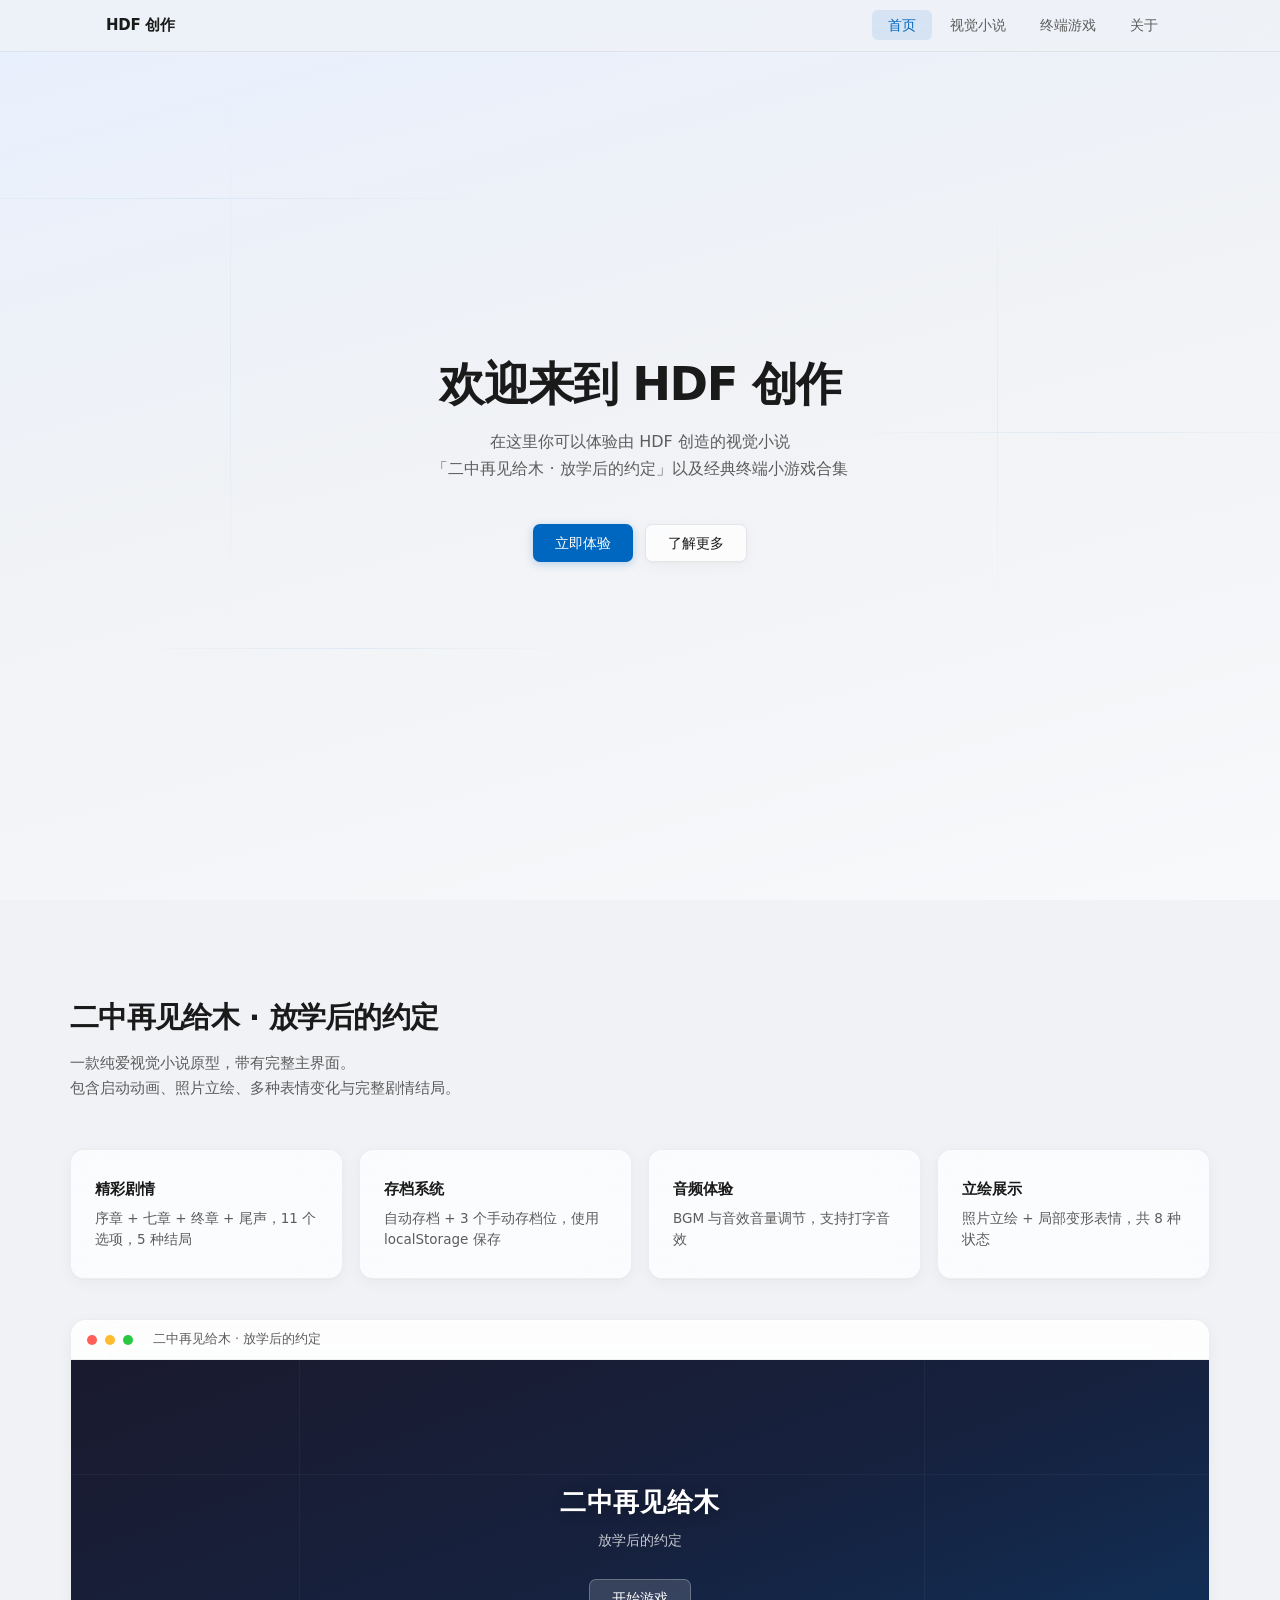
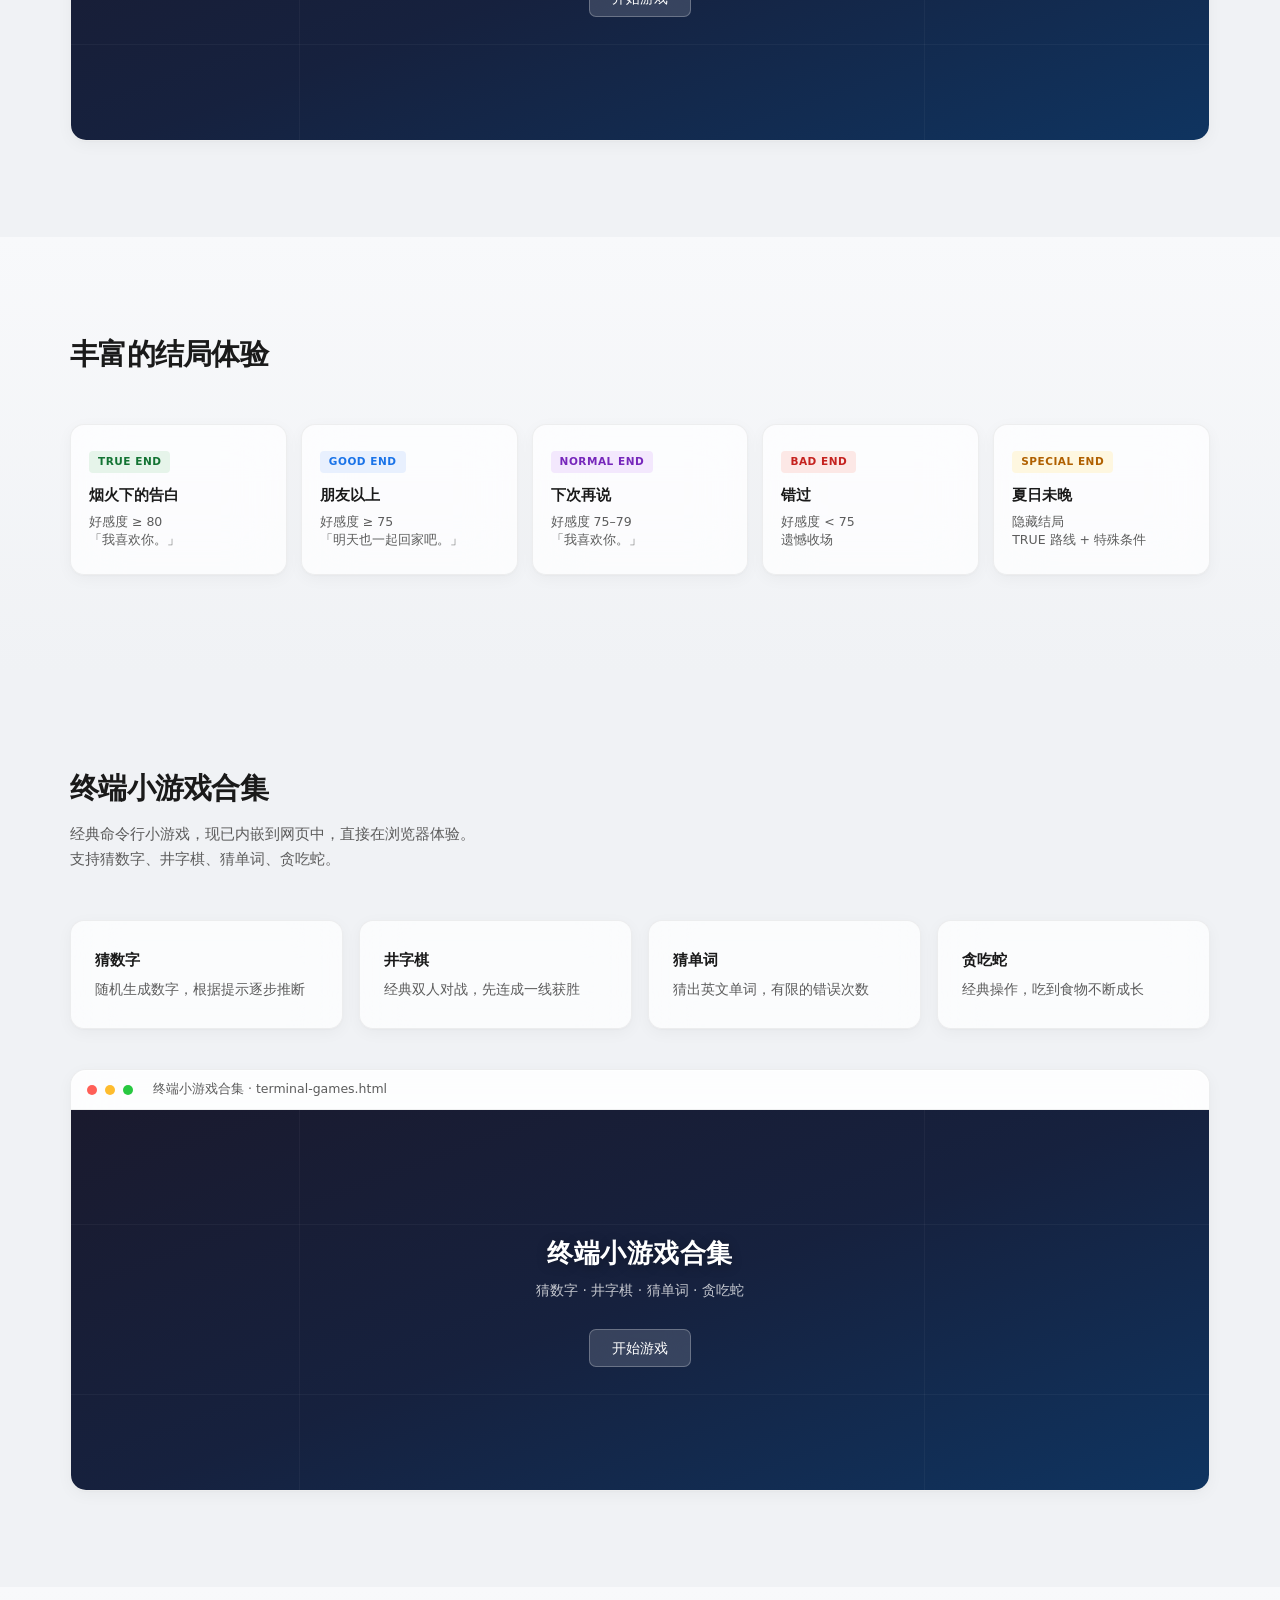
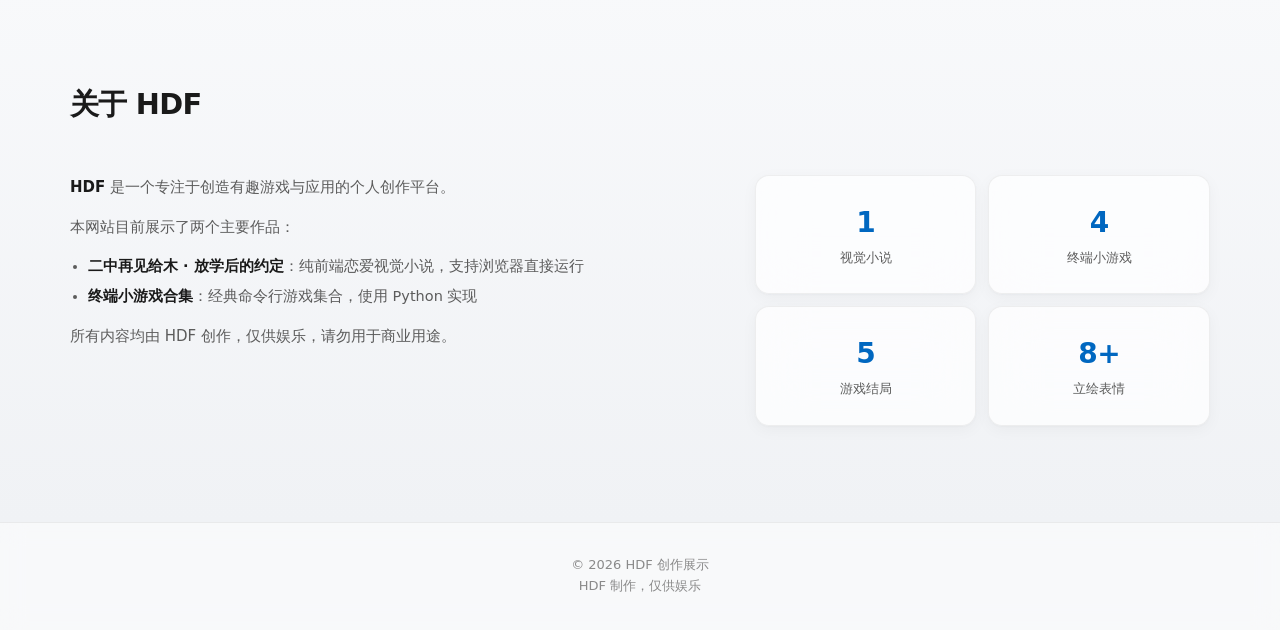
<file: index.html>
<!DOCTYPE html>
<html lang="zh-CN">
<head>
    <meta charset="UTF-8">
    <meta name="viewport" content="width=device-width, initial-scale=1.0">
    <title>HDF 创作 · 二中再见给木</title>
    <link rel="icon" type="image/svg+xml" href="favicon.svg?v=2">
    <style>
        :root {
            --win-bg: #f0f2f5;
            --win-surface: rgba(255, 255, 255, 0.72);
            --win-surface-solid: #ffffff;
            --win-border: rgba(0, 0, 0, 0.06);
            --win-border-strong: rgba(0, 0, 0, 0.09);
            --win-text: #1a1a1a;
            --win-text-secondary: #5c5c5c;
            --win-text-tertiary: #8a8a8a;
            --win-accent: #0067c0;
            --win-accent-hover: #005a9e;
            --win-shadow: 0 4px 16px rgba(0, 0, 0, 0.04), 0 1px 3px rgba(0, 0, 0, 0.03);
            --win-shadow-hover: 0 12px 32px rgba(0, 0, 0, 0.08), 0 4px 12px rgba(0, 0, 0, 0.04);
            --radius: 10px;
            --radius-lg: 14px;
            --glass: blur(24px) saturate(160%);
        }

        * {
            margin: 0;
            padding: 0;
            box-sizing: border-box;
        }

        html {
            scroll-behavior: smooth;
        }

        body {
            font-family: "Segoe UI Variable", "Segoe UI", system-ui, -apple-system, sans-serif;
            background: var(--win-bg);
            color: var(--win-text);
            line-height: 1.5;
            font-size: 15px;
            -webkit-font-smoothing: antialiased;
            overflow-x: hidden;
        }

        /* ========== 导航 ========== */
        .navbar {
            position: fixed;
            top: 0;
            left: 0;
            right: 0;
            height: 52px;
            background: rgba(240, 242, 245, 0.7);
            backdrop-filter: var(--glass);
            -webkit-backdrop-filter: var(--glass);
            border-bottom: 1px solid var(--win-border);
            z-index: 1000;
            display: flex;
            align-items: center;
        }

        .nav-container {
            width: 100%;
            max-width: 1140px;
            margin: 0 auto;
            padding: 0 36px;
            display: flex;
            align-items: center;
            justify-content: space-between;
        }

        .nav-logo {
            font-size: 15px;
            font-weight: 600;
            color: var(--win-text);
            text-decoration: none;
            letter-spacing: -0.02em;
        }

        .nav-menu {
            display: flex;
            list-style: none;
            gap: 2px;
        }

        .nav-link {
            color: var(--win-text-secondary);
            text-decoration: none;
            font-size: 13.5px;
            font-weight: 500;
            padding: 7px 16px;
            border-radius: 6px;
            transition: all 0.2s ease;
        }

        .nav-link:hover {
            background: rgba(0, 0, 0, 0.04);
            color: var(--win-text);
        }

        .nav-link.active {
            background: rgba(0, 103, 192, 0.1);
            color: var(--win-accent);
        }

        /* ========== Hero ========== */
        .hero {
            min-height: 100vh;
            display: flex;
            align-items: center;
            justify-content: center;
            padding: 120px 36px 100px;
            position: relative;
            overflow: hidden;
            background: linear-gradient(165deg, #e8f0fe 0%, #f0f2f5 45%, #f8f9fb 100%);
        }

        .hero-lines {
            position: absolute;
            inset: 0;
            pointer-events: none;
            overflow: hidden;
        }

        .hero-line {
            position: absolute;
            background: linear-gradient(90deg, transparent, rgba(0, 103, 192, 0.08), transparent);
            height: 1px;
        }

        .hero-line:nth-child(1) { top: 22%; left: -10%; width: 50%; animation: lineMove 18s linear infinite; }
        .hero-line:nth-child(2) { top: 48%; right: -5%; width: 40%; animation: lineMove 22s linear infinite reverse; }
        .hero-line:nth-child(3) { top: 72%; left: 10%; width: 35%; animation: lineMove 16s linear infinite; }

        .hero-vline {
            position: absolute;
            width: 1px;
            background: linear-gradient(180deg, transparent, rgba(0, 103, 192, 0.06), transparent);
        }

        .hero-vline:nth-child(4) { left: 18%; top: 10%; height: 60%; }
        .hero-vline:nth-child(5) { right: 22%; top: 20%; height: 50%; }

        @keyframes lineMove {
            0% { transform: translateX(-30px); opacity: 0.3; }
            50% { opacity: 0.7; }
            100% { transform: translateX(30px); opacity: 0.3; }
        }

        .hero-content {
            max-width: 660px;
            text-align: center;
            position: relative;
            z-index: 2;
        }

        .hero-title {
            font-size: clamp(2.1rem, 4.8vw, 2.9rem);
            font-weight: 600;
            letter-spacing: -0.03em;
            line-height: 1.15;
            margin-bottom: 18px;
            color: var(--win-text);
            opacity: 0;
            transform: translateY(24px);
            animation: fadeUp 0.9s cubic-bezier(0.16, 1, 0.3, 1) 0.1s forwards;
        }

        .hero-text {
            font-size: 16px;
            color: var(--win-text-secondary);
            margin-bottom: 42px;
            line-height: 1.65;
            opacity: 0;
            transform: translateY(20px);
            animation: fadeUp 0.9s cubic-bezier(0.16, 1, 0.3, 1) 0.25s forwards;
        }

        .hero-btns {
            display: flex;
            gap: 12px;
            justify-content: center;
            flex-wrap: wrap;
            opacity: 0;
            transform: translateY(16px);
            animation: fadeUp 0.9s cubic-bezier(0.16, 1, 0.3, 1) 0.4s forwards;
        }

        @keyframes fadeUp {
            to {
                opacity: 1;
                transform: translateY(0);
            }
        }

        .btn {
            display: inline-flex;
            align-items: center;
            justify-content: center;
            height: 38px;
            padding: 0 22px;
            border-radius: 7px;
            font-size: 13.5px;
            font-weight: 500;
            text-decoration: none;
            transition: all 0.2s ease;
            border: none;
            cursor: pointer;
        }

        .btn-primary {
            background: var(--win-accent);
            color: #ffffff;
            box-shadow: 0 2px 8px rgba(0, 103, 192, 0.25);
        }

        .btn-primary:hover {
            background: var(--win-accent-hover);
            transform: translateY(-1px);
            box-shadow: 0 4px 14px rgba(0, 103, 192, 0.3);
        }

        .btn-secondary {
            background: var(--win-surface);
            backdrop-filter: var(--glass);
            -webkit-backdrop-filter: var(--glass);
            color: var(--win-text);
            border: 1px solid var(--win-border-strong);
            box-shadow: var(--win-shadow);
        }

        .btn-secondary:hover {
            background: rgba(255, 255, 255, 0.9);
            transform: translateY(-1px);
        }

        /* ========== 通用 Section ========== */
        .section {
            padding: 96px 36px;
            position: relative;
        }

        .section-alt {
            background: linear-gradient(180deg, #f8f9fb 0%, #f0f2f5 100%);
        }

        .container {
            max-width: 1140px;
            margin: 0 auto;
        }

        .section-header {
            margin-bottom: 48px;
            max-width: 540px;
        }

        .section-title {
            font-size: 1.8rem;
            font-weight: 600;
            letter-spacing: -0.025em;
            margin-bottom: 12px;
            color: var(--win-text);
        }

        .section-desc {
            font-size: 15px;
            color: var(--win-text-secondary);
            line-height: 1.65;
        }

        /* 入场动画类 */
        .reveal {
            opacity: 0;
            transform: translateY(28px);
            transition: opacity 0.7s cubic-bezier(0.16, 1, 0.3, 1), transform 0.7s cubic-bezier(0.16, 1, 0.3, 1);
        }

        .reveal.visible {
            opacity: 1;
            transform: translateY(0);
        }

        /* ========== 特性卡片 ========== */
        .features-grid {
            display: grid;
            grid-template-columns: repeat(4, 1fr);
            gap: 16px;
            margin-bottom: 40px;
        }

        .feature-card {
            background: var(--win-surface);
            backdrop-filter: var(--glass);
            -webkit-backdrop-filter: var(--glass);
            border: 1px solid var(--win-border);
            border-radius: var(--radius-lg);
            padding: 28px 24px;
            box-shadow: var(--win-shadow);
            transition: all 0.3s cubic-bezier(0.16, 1, 0.3, 1);
            position: relative;
            overflow: hidden;
        }

        .feature-card::before {
            content: "";
            position: absolute;
            top: 0;
            left: 0;
            right: 0;
            height: 1px;
            background: linear-gradient(90deg, transparent, rgba(0, 103, 192, 0.25), transparent);
            opacity: 0;
            transition: opacity 0.3s ease;
        }

        .feature-card:hover {
            box-shadow: var(--win-shadow-hover);
            transform: translateY(-4px);
            border-color: rgba(0, 103, 192, 0.15);
        }

        .feature-card:hover::before {
            opacity: 1;
        }

        .feature-card h3 {
            font-size: 15px;
            font-weight: 600;
            margin-bottom: 8px;
            color: var(--win-text);
        }

        .feature-card p {
            font-size: 13.5px;
            color: var(--win-text-secondary);
            line-height: 1.55;
        }

        /* ========== 游戏展示区 ========== */
        .game-showcase {
            background: var(--win-surface);
            backdrop-filter: var(--glass);
            -webkit-backdrop-filter: var(--glass);
            border: 1px solid var(--win-border);
            border-radius: 16px;
            box-shadow: var(--win-shadow);
            overflow: hidden;
            position: relative;
        }

        .game-showcase::after {
            content: "";
            position: absolute;
            inset: 0;
            border-radius: 16px;
            pointer-events: none;
            box-shadow: inset 0 1px 0 rgba(255, 255, 255, 0.6);
        }

        .game-window {
            display: flex;
            flex-direction: column;
        }

        .game-titlebar {
            height: 40px;
            background: rgba(255, 255, 255, 0.5);
            border-bottom: 1px solid var(--win-border);
            display: flex;
            align-items: center;
            padding: 0 16px;
            gap: 8px;
        }

        .game-dot {
            width: 10px;
            height: 10px;
            border-radius: 50%;
            background: #ddd;
        }

        .game-dot:nth-child(1) { background: #ff5f57; }
        .game-dot:nth-child(2) { background: #febc2e; }
        .game-dot:nth-child(3) { background: #28c840; }

        .game-titlebar span {
            margin-left: 12px;
            font-size: 12.5px;
            color: var(--win-text-secondary);
            font-weight: 500;
        }

        .game-body {
            min-height: 380px;
            display: flex;
            align-items: center;
            justify-content: center;
            background: linear-gradient(160deg, #1a1a2e 0%, #16213e 50%, #0f3460 100%);
            position: relative;
            overflow: hidden;
        }

        .game-body-content {
            text-align: center;
            color: #fff;
            position: relative;
            z-index: 2;
            padding: 40px;
        }

        .game-body-content h3 {
            font-size: 1.6rem;
            font-weight: 600;
            letter-spacing: 0.02em;
            margin-bottom: 8px;
            text-shadow: 0 2px 12px rgba(0, 0, 0, 0.3);
        }

        .game-body-content p {
            font-size: 14px;
            opacity: 0.75;
            margin-bottom: 28px;
        }

        .game-body-content .btn {
            background: rgba(255, 255, 255, 0.15);
            backdrop-filter: blur(12px);
            border: 1px solid rgba(255, 255, 255, 0.25);
            color: #fff;
        }

        .game-body-content .btn:hover {
            background: rgba(255, 255, 255, 0.25);
        }

        .game-deco {
            position: absolute;
            inset: 0;
            pointer-events: none;
        }

        .game-deco span {
            position: absolute;
            background: rgba(255, 255, 255, 0.04);
        }

        .game-deco span:nth-child(1) {
            width: 1px;
            height: 100%;
            left: 20%;
        }
        .game-deco span:nth-child(2) {
            width: 1px;
            height: 100%;
            right: 25%;
        }
        .game-deco span:nth-child(3) {
            height: 1px;
            width: 100%;
            top: 30%;
        }
        .game-deco span:nth-child(4) {
            height: 1px;
            width: 100%;
            bottom: 25%;
        }

        /* ========== 结局 ========== */
        .endings-grid {
            display: grid;
            grid-template-columns: repeat(5, 1fr);
            gap: 14px;
        }

        .ending-card {
            background: var(--win-surface);
            backdrop-filter: var(--glass);
            -webkit-backdrop-filter: var(--glass);
            border: 1px solid var(--win-border);
            border-radius: var(--radius-lg);
            padding: 24px 18px;
            box-shadow: var(--win-shadow);
            transition: all 0.3s ease;
        }

        .ending-card:hover {
            transform: translateY(-3px);
            box-shadow: var(--win-shadow-hover);
        }

        .ending-badge {
            display: inline-block;
            font-size: 10.5px;
            font-weight: 600;
            letter-spacing: 0.05em;
            padding: 3px 9px;
            border-radius: 4px;
            margin-bottom: 12px;
            text-transform: uppercase;
        }

        .ending-true   { background: #e6f4ea; color: #137333; }
        .ending-good   { background: #e8f0fe; color: #1a73e8; }
        .ending-normal { background: #f3e8fd; color: #7627bb; }
        .ending-bad    { background: #fce8e6; color: #c5221f; }
        .ending-special{ background: #fef7e0; color: #b06000; }

        .ending-card h3 {
            font-size: 14.5px;
            font-weight: 600;
            margin-bottom: 6px;
            color: var(--win-text);
        }

        .ending-card p {
            font-size: 12.5px;
            color: var(--win-text-secondary);
            line-height: 1.5;
        }

        /* ========== 终端游戏 ========== */
        .games-grid {
            display: grid;
            grid-template-columns: repeat(4, 1fr);
            gap: 16px;
        }

        .game-card {
            background: var(--win-surface);
            backdrop-filter: var(--glass);
            -webkit-backdrop-filter: var(--glass);
            border: 1px solid var(--win-border);
            border-radius: var(--radius-lg);
            padding: 28px 22px;
            box-shadow: var(--win-shadow);
            transition: all 0.3s ease;
        }

        .game-card:hover {
            transform: translateY(-3px);
            box-shadow: var(--win-shadow-hover);
        }

        .game-card h3 {
            font-size: 15px;
            font-weight: 600;
            margin-bottom: 4px;
            color: var(--win-text);
        }

        .game-card p {
            font-size: 13.5px;
            color: var(--win-text-secondary);
            margin-bottom: 16px;
        }

        .tag {
            display: inline-block;
            font-size: 11px;
            font-weight: 500;
            color: var(--win-accent);
            background: rgba(0, 103, 192, 0.08);
            padding: 3px 8px;
            border-radius: 4px;
        }

        /* ========== 关于 ========== */
        .about-grid {
            display: grid;
            grid-template-columns: 1.4fr 1fr;
            gap: 48px;
            align-items: start;
        }

        .about-text p {
            font-size: 15px;
            color: var(--win-text-secondary);
            margin-bottom: 16px;
            line-height: 1.65;
        }

        .about-text ul {
            margin: 16px 0 16px 18px;
            color: var(--win-text-secondary);
        }

        .about-text li {
            margin-bottom: 8px;
            font-size: 14.5px;
        }

        .about-text strong {
            color: var(--win-text);
            font-weight: 600;
        }

        .stats-grid {
            display: grid;
            grid-template-columns: 1fr 1fr;
            gap: 12px;
        }

        .stat-item {
            background: var(--win-surface);
            backdrop-filter: var(--glass);
            -webkit-backdrop-filter: var(--glass);
            border: 1px solid var(--win-border);
            border-radius: var(--radius-lg);
            padding: 26px 18px;
            box-shadow: var(--win-shadow);
            text-align: center;
            transition: all 0.3s ease;
        }

        .stat-item:hover {
            transform: translateY(-2px);
            box-shadow: var(--win-shadow-hover);
        }

        .stat-number {
            font-size: 28px;
            font-weight: 600;
            color: var(--win-accent);
            letter-spacing: -0.02em;
            margin-bottom: 4px;
        }

        .stat-label {
            font-size: 13px;
            color: var(--win-text-secondary);
        }

        /* ========== 页脚 ========== */
        .footer {
            border-top: 1px solid var(--win-border);
            padding: 32px 36px;
            text-align: center;
            background: rgba(255, 255, 255, 0.5);
            backdrop-filter: blur(12px);
        }

        .footer p {
            font-size: 13px;
            color: var(--win-text-tertiary);
            margin-bottom: 2px;
        }

        /* ========== 响应式 ========== */
        @media (max-width: 1000px) {
            .features-grid,
            .games-grid {
                grid-template-columns: repeat(2, 1fr);
            }
            .endings-grid {
                grid-template-columns: repeat(3, 1fr);
            }
            .about-grid {
                grid-template-columns: 1fr;
                gap: 36px;
            }
        }

        @media (max-width: 640px) {
            .nav-menu { display: none; }
            .features-grid,
            .games-grid,
            .endings-grid {
                grid-template-columns: 1fr;
            }
            .section { padding: 72px 20px; }
            .nav-container { padding: 0 20px; }
            .hero { padding: 110px 20px 80px; }
        }
    </style>
</head>
<body>
    <!-- 导航 -->
    <nav class="navbar">
        <div class="nav-container">
            <a href="#" class="nav-logo">HDF 创作</a>
            <ul class="nav-menu">
                <li><a href="#home" class="nav-link active">首页</a></li>
                <li><a href="#game" class="nav-link">视觉小说</a></li>
                <li><a href="#terminal" class="nav-link">终端游戏</a></li>
                <li><a href="#about" class="nav-link">关于</a></li>
            </ul>
        </div>
    </nav>

    <!-- Hero -->
    <section class="hero" id="home">
        <div class="hero-lines">
            <div class="hero-line"></div>
            <div class="hero-line"></div>
            <div class="hero-line"></div>
            <div class="hero-vline"></div>
            <div class="hero-vline"></div>
        </div>
        <div class="hero-content">
            <h1 class="hero-title">欢迎来到 HDF 创作</h1>
            <p class="hero-text">
                在这里你可以体验由 HDF 创造的视觉小说<br>
                「二中再见给木 · 放学后的约定」以及经典终端小游戏合集
            </p>
            <div class="hero-btns">
                <a href="#game" class="btn btn-primary">立即体验</a>
                <a href="#about" class="btn btn-secondary">了解更多</a>
            </div>
        </div>
    </section>

    <!-- 视觉小说 -->
    <section class="section" id="game">
        <div class="container">
            <div class="section-header reveal">
                <h2 class="section-title">二中再见给木 · 放学后的约定</h2>
                <p class="section-desc">
                    一款纯爱视觉小说原型，带有完整主界面。<br>
                    包含启动动画、照片立绘、多种表情变化与完整剧情结局。
                </p>
            </div>

            <div class="features-grid">
                <div class="feature-card reveal">
                    <h3>精彩剧情</h3>
                    <p>序章 + 七章 + 终章 + 尾声，11 个选项，5 种结局</p>
                </div>
                <div class="feature-card reveal">
                    <h3>存档系统</h3>
                    <p>自动存档 + 3 个手动存档位，使用 localStorage 保存</p>
                </div>
                <div class="feature-card reveal">
                    <h3>音频体验</h3>
                    <p>BGM 与音效音量调节，支持打字音效</p>
                </div>
                <div class="feature-card reveal">
                    <h3>立绘展示</h3>
                    <p>照片立绘 + 局部变形表情，共 8 种状态</p>
                </div>
            </div>

            <div class="game-showcase reveal">
                <div class="game-window">
                    <div class="game-titlebar">
                        <div class="game-dot"></div>
                        <div class="game-dot"></div>
                        <div class="game-dot"></div>
                        <span>二中再见给木 · 放学后的约定</span>
                    </div>
                    <div class="game-body">
                        <div class="game-deco">
                            <span></span><span></span><span></span><span></span>
                        </div>
                        <div class="game-body-content">
                            <h3>二中再见给木</h3>
                            <p>放学后的约定</p>
                            <a href="game/index.html" class="btn" target="_blank">开始游戏</a>
                        </div>
                    </div>
                </div>
            </div>
        </div>
    </section>

    <!-- 结局 -->
    <section class="section section-alt" id="endings">
        <div class="container">
            <div class="section-header reveal">
                <h2 class="section-title">丰富的结局体验</h2>
            </div>

            <div class="endings-grid">
                <div class="ending-card reveal">
                    <div class="ending-badge ending-true">True End</div>
                    <h3>烟火下的告白</h3>
                    <p>好感度 ≥ 80<br>「我喜欢你。」</p>
                </div>
                <div class="ending-card reveal">
                    <div class="ending-badge ending-good">Good End</div>
                    <h3>朋友以上</h3>
                    <p>好感度 ≥ 75<br>「明天也一起回家吧。」</p>
                </div>
                <div class="ending-card reveal">
                    <div class="ending-badge ending-normal">Normal End</div>
                    <h3>下次再说</h3>
                    <p>好感度 75–79<br>「我喜欢你。」</p>
                </div>
                <div class="ending-card reveal">
                    <div class="ending-badge ending-bad">Bad End</div>
                    <h3>错过</h3>
                    <p>好感度 &lt; 75<br>遗憾收场</p>
                </div>
                <div class="ending-card reveal">
                    <div class="ending-badge ending-special">Special End</div>
                    <h3>夏日未晚</h3>
                    <p>隐藏结局<br>TRUE 路线 + 特殊条件</p>
                </div>
            </div>
        </div>
    </section>

    <!-- 终端游戏 -->
    <section class="section" id="terminal">
        <div class="container">
            <div class="section-header reveal">
                <h2 class="section-title">终端小游戏合集</h2>
                <p class="section-desc">
                    经典命令行小游戏，现已内嵌到网页中，直接在浏览器体验。<br>
                    支持猜数字、井字棋、猜单词、贪吃蛇。
                </p>
            </div>

            <div class="features-grid">
                <div class="feature-card reveal">
                    <h3>猜数字</h3>
                    <p>随机生成数字，根据提示逐步推断</p>
                </div>
                <div class="feature-card reveal">
                    <h3>井字棋</h3>
                    <p>经典双人对战，先连成一线获胜</p>
                </div>
                <div class="feature-card reveal">
                    <h3>猜单词</h3>
                    <p>猜出英文单词，有限的错误次数</p>
                </div>
                <div class="feature-card reveal">
                    <h3>贪吃蛇</h3>
                    <p>经典操作，吃到食物不断成长</p>
                </div>
            </div>

            <div class="game-showcase reveal">
                <div class="game-window">
                    <div class="game-titlebar">
                        <div class="game-dot"></div>
                        <div class="game-dot"></div>
                        <div class="game-dot"></div>
                        <span>终端小游戏合集 · terminal-games.html</span>
                    </div>
                    <div class="game-body">
                        <div class="game-deco">
                            <span></span><span></span><span></span><span></span>
                        </div>
                        <div class="game-body-content">
                            <h3>终端小游戏合集</h3>
                            <p>猜数字 · 井字棋 · 猜单词 · 贪吃蛇</p>
                            <a href="terminal-games.html" class="btn" target="_blank">开始游戏</a>
                        </div>
                    </div>
                </div>
            </div>
        </div>
    </section>

    <!-- 关于 -->
    <section class="section section-alt" id="about">
        <div class="container">
            <div class="section-header reveal">
                <h2 class="section-title">关于 HDF</h2>
            </div>

            <div class="about-grid">
                <div class="about-text reveal">
                    <p><strong>HDF</strong> 是一个专注于创造有趣游戏与应用的个人创作平台。</p>
                    <p>本网站目前展示了两个主要作品：</p>
                    <ul>
                        <li><strong>二中再见给木 · 放学后的约定</strong>：纯前端恋爱视觉小说，支持浏览器直接运行</li>
                        <li><strong>终端小游戏合集</strong>：经典命令行游戏集合，使用 Python 实现</li>
                    </ul>
                    <p>所有内容均由 HDF 创作，仅供娱乐，请勿用于商业用途。</p>
                </div>
                <div class="stats-grid">
                    <div class="stat-item reveal">
                        <div class="stat-number">1</div>
                        <div class="stat-label">视觉小说</div>
                    </div>
                    <div class="stat-item reveal">
                        <div class="stat-number">4</div>
                        <div class="stat-label">终端小游戏</div>
                    </div>
                    <div class="stat-item reveal">
                        <div class="stat-number">5</div>
                        <div class="stat-label">游戏结局</div>
                    </div>
                    <div class="stat-item reveal">
                        <div class="stat-number">8+</div>
                        <div class="stat-label">立绘表情</div>
                    </div>
                </div>
            </div>
        </div>
    </section>

    <!-- 页脚 -->
    <footer class="footer">
        <p>© 2026 HDF 创作展示</p>
        <p>HDF 制作，仅供娱乐</p>
    </footer>

    <script>
        // 滚动入场动画
        const reveals = document.querySelectorAll('.reveal');
        const observer = new IntersectionObserver((entries) => {
            entries.forEach((entry, index) => {
                if (entry.isIntersecting) {
                    setTimeout(() => {
                        entry.target.classList.add('visible');
                    }, index * 60);
                    observer.unobserve(entry.target);
                }
            });
        }, { threshold: 0.12 });

        reveals.forEach(el => observer.observe(el));
    </script>
</body>
</html>
</file>
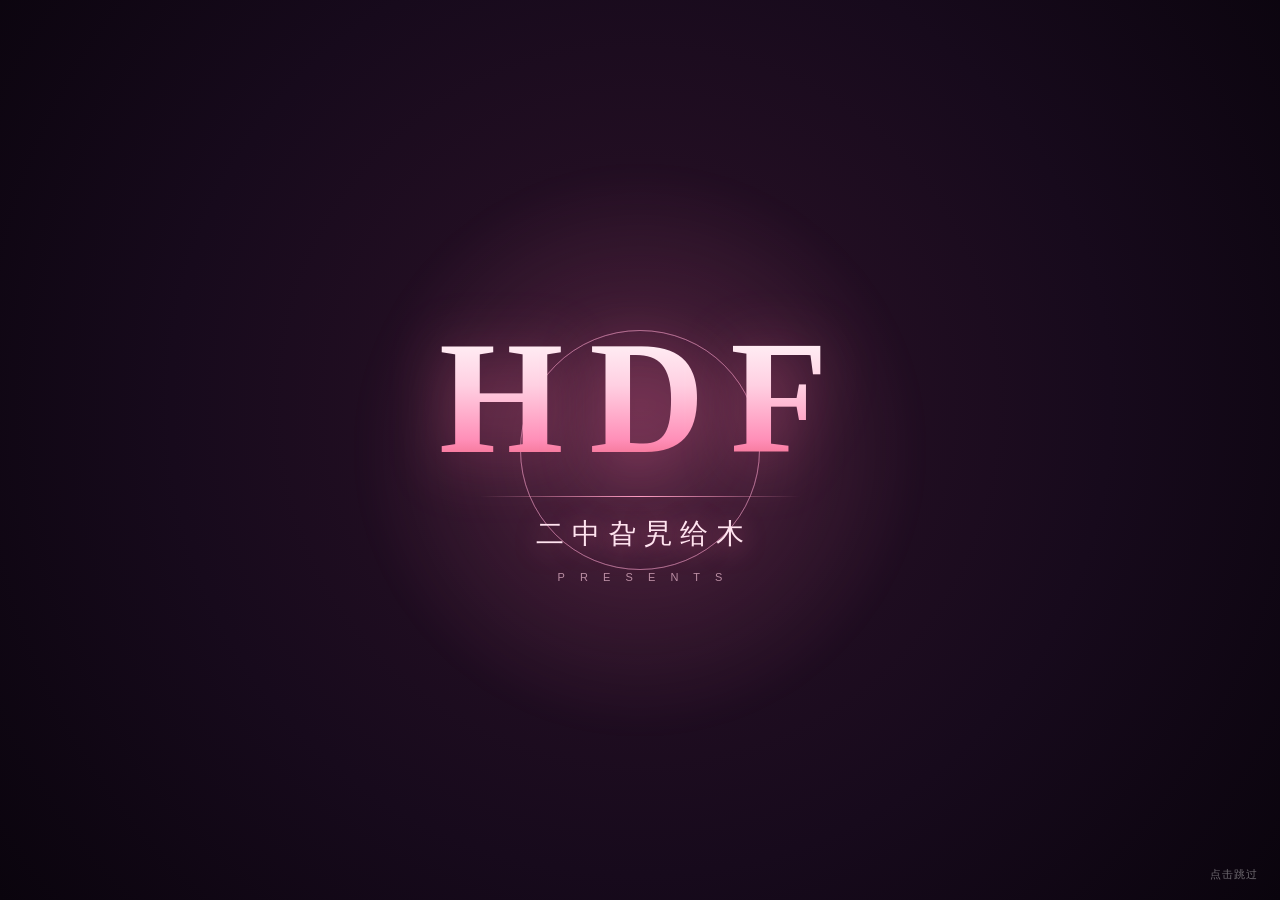
<file: game/index.html>
<!DOCTYPE html>
<html lang="zh-CN">
<head>
    <meta charset="UTF-8">
    <meta name="viewport" content="width=device-width, initial-scale=1, maximum-scale=1, user-scalable=no">
    <title>二中旮旯给木</title>
    <link rel="stylesheet" href="style.css">
</head>
<body>
    <div class="stage" id="stage" data-mode="title">
        <!-- 场景背景 -->
        <div class="bg bg-classroom active" data-bg="classroom" aria-hidden="true">
            <div class="cl-sun"></div>
            <div class="cl-board"></div>
            <div class="cl-windows"><span></span><span></span><span></span></div>
            <div class="cl-desk-row"></div>
            <div class="cl-dust"></div>
        </div>
        <div class="bg bg-corridor" data-bg="corridor" aria-hidden="true">
            <div class="cr-light"></div>
            <div class="cr-windows"><span></span><span></span><span></span><span></span></div>
            <div class="cr-doors"></div>
            <div class="cr-floor"></div>
        </div>
        <div class="bg bg-roof" data-bg="roof" aria-hidden="true">
            <div class="rf-sun"></div>
            <div class="rf-clouds"><i></i><i></i><i></i></div>
            <div class="rf-city"></div>
            <div class="rf-railing"></div>
        </div>
        <div class="bg bg-street" data-bg="street" aria-hidden="true">
            <div class="st-buildings"><i></i><i></i><i></i><i></i><i></i><i></i><i></i></div>
            <div class="st-lights"><i></i><i></i><i></i><i></i></div>
            <div class="st-road"></div>
        </div>
        <div class="bg bg-river" data-bg="river" aria-hidden="true">
            <div class="rv-water"></div>
            <div class="rv-bank"></div>
            <div class="rv-bridge"></div>
        </div>
        <div class="bg bg-festival" data-bg="festival" aria-hidden="true">
            <div class="fs-glow"></div>
            <div class="fs-lanterns">
                <i></i><i></i><i></i><i></i><i></i><i></i><i></i><i></i>
            </div>
            <div class="fs-stalls"></div>
            <div class="fs-crowd"></div>
        </div>
        <div class="bg bg-night" data-bg="night" aria-hidden="true">
            <div class="nt-stars"></div>
            <div class="nt-moon"></div>
            <div class="rf-city"></div>
        </div>

        <div class="bg-vignette" aria-hidden="true"></div>
        <div class="petals" id="petals" aria-hidden="true"></div>

        <!-- 女主角立绘 -->
        <div class="portrait" id="portrait" data-mood="normal" data-blink="0" aria-hidden="true">
            <div class="portrait-inner">
                <img class="portrait-img" src="heroine.png" alt="">
                <span class="fx fx-blush fx-blush-l"></span>
                <span class="fx fx-blush fx-blush-r"></span>
                <span class="fx fx-sparkle fx-sparkle-a">✨</span>
                <span class="fx fx-sparkle fx-sparkle-b">✨</span>
                <span class="fx fx-heart">💗</span>
                <span class="fx fx-sweat">💧</span>
                <span class="fx fx-anger">💢</span>
                <span class="fx fx-exclaim">❗</span>
                <span class="fx fx-note">♪</span>
            </div>
        </div>

        <!-- 视觉小说界面 -->
        <div class="vn" id="vn">
            <header class="topbar">
                <div class="topbar-left">
                    <span class="topbar-title">二中旮旯给木</span>
                    <div class="affection-meter" id="affectionMeter" title="好感度">
                        <span class="hp on">♥</span><span class="hp">♥</span><span class="hp">♥</span><span class="hp">♥</span><span class="hp">♥</span>
                        <span class="affection-num" id="affectionNum">10</span>
                        <span class="aff-delta" id="affDelta"></span>
                    </div>
                </div>
                <div class="topbar-btns">
                    <button id="menuBtn" class="pill" type="button">菜单</button>
                    <button id="logBtn" class="pill" type="button">记录</button>
                    <button id="autoBtn" class="pill" type="button">自动</button>
                    <button id="skipBtn" class="pill" type="button">快进</button>
                    <button id="muteBtn" class="icon-btn" type="button" title="音效开关" aria-label="音效开关">🔊</button>
                </div>
            </header>

            <div class="choices" id="choices"></div>

            <div class="dialogue" id="dialogueBox">
                <div class="namebox" id="namebox">操曾希</div>
                <div class="text" id="vnText"></div>
                <div class="next-hint" id="nextHint">▼</div>
            </div>
        </div>

        <!-- 章节标题 -->
        <div class="chapter-card" id="chapterCard" aria-hidden="true">
            <div class="chapter-line"></div>
            <div class="chapter-kicker" id="chapterKicker">序章</div>
            <div class="chapter-sub" id="chapterSub">放学后的教室</div>
            <div class="chapter-line"></div>
        </div>

        <!-- 主界面 -->
        <div class="overlay menu-screen active" id="mainMenu">
            <div class="menu-inner">
                <p class="menu-kicker">恋爱视觉小说</p>
                <h1 class="menu-logo">二中旮旯<span>给木</span></h1>
                <p class="menu-sub">放 学 后 的 约 定</p>
                <div class="menu-divider"></div>
                <nav class="menu-list">
                    <button class="menu-item" id="menuNew" type="button"><span>开始游戏</span><span class="en">NEW GAME</span></button>
                    <button class="menu-item" id="menuContinue" type="button"><span>继续游戏</span><span class="en">CONTINUE</span></button>
                    <button class="menu-item" id="menuLoad" type="button"><span>读取存档</span><span class="en">LOAD</span></button>
                    <button class="menu-item" id="menuSettings" type="button"><span>设置</span><span class="en">CONFIG</span></button>
                    <button class="menu-item" id="menuGallery" type="button"><span>结局鉴赏</span><span class="en">GALLERY</span><span class="menu-badge" id="menuEndingBadge">0 / 5</span></button>
                    <button class="menu-item" id="menuAbout" type="button"><span>关于</span><span class="en">ABOUT</span></button>
                </nav>
            </div>
            <div class="menu-controls">
                <button id="menuMuteBtn" class="icon-btn" type="button" aria-label="音效开关">🔊</button>
                <button id="menuFullBtn" class="icon-btn" type="button" aria-label="全屏">⛶</button>
            </div>
            <div class="menu-footer">
                <span>v1.0 · HDF制作 · 仅供娱乐</span>
                <span>点击 / 空格推进 · Esc 菜单</span>
            </div>
        </div>

        <!-- 启动画面 -->
        <div class="splash" id="splash" role="dialog" aria-label="HDF 启动画面">
            <div class="splash-glow" aria-hidden="true"></div>
            <div class="splash-rings" aria-hidden="true"><i></i><i></i></div>
            <div class="splash-inner">
                <div class="splash-letters" aria-label="HDF">
                    <span>H</span><span>D</span><span>F</span>
                </div>
                <div class="splash-line" aria-hidden="true"></div>
                <div class="splash-game">二中旮旯给木</div>
                <div class="splash-sub">P R E S E N T S</div>
            </div>
            <div class="splash-skip">点击跳过</div>
        </div>

        <!-- 游戏内菜单 -->
        <div class="overlay" id="gameMenu">
            <div class="modal-panel small">
                <header class="modal-head">
                    <span>菜单</span>
                    <button id="gameMenuClose" class="icon-btn" type="button" aria-label="关闭">×</button>
                </header>
                <div class="modal-body">
                    <div class="game-menu-buttons">
                        <button id="gmResume" class="gm-btn" type="button">返回游戏</button>
                        <button id="gmSave" class="gm-btn" type="button">保存进度</button>
                        <button id="gmLoad" class="gm-btn" type="button">读取进度</button>
                        <button id="gmSettings" class="gm-btn" type="button">设置</button>
                        <button id="gmTitle" class="gm-btn danger" type="button">回到标题</button>
                    </div>
                </div>
            </div>
        </div>

        <!-- 通用弹窗（存档 / 设置 / 鉴赏 / 关于） -->
        <div class="overlay modal-overlay" id="modalOverlay">
            <div class="modal-panel">
                <header class="modal-head">
                    <span id="modalTitle">设置</span>
                    <button id="modalClose" class="icon-btn" type="button" aria-label="关闭">×</button>
                </header>
                <div class="modal-body" id="modalBody"></div>
            </div>
        </div>

        <div class="toast" id="toast"></div>

        <!-- 结局 -->
        <div class="overlay" id="endingOverlay">
            <div class="ending-card">
                <p class="ending-label" id="eLabel">TRUE END</p>
                <h2 class="ending-title" id="eTitle">烟火下的告白</h2>
                <p class="ending-desc" id="eDesc">…</p>
                <div class="ending-stats">
                    <div><span>好感度</span><strong id="eAffection">0</strong></div>
                    <div><span>结局</span><strong id="eEnding">TRUE</strong></div>
                    <div><span>已解锁</span><strong id="eUnlocked">1 / 5</strong></div>
                </div>
                <div class="panel-actions">
                    <button class="btn btn-primary" id="playAgainBtn" type="button">再玩一次</button>
                    <button class="btn btn-ghost" id="toTitleBtn" type="button">回到标题</button>
                </div>
            </div>
        </div>

        <!-- 对话记录 -->
        <div class="overlay backlog-overlay" id="backlogOverlay">
            <div class="backlog-panel">
                <header class="backlog-head">
                    <span>对话记录</span>
                    <button id="logClose" class="icon-btn" type="button" aria-label="关闭">×</button>
                </header>
                <div class="backlog-list" id="backlogList"></div>
            </div>
        </div>
    </div>

    <script src="script.js"></script>
</body>
</html>
</file>
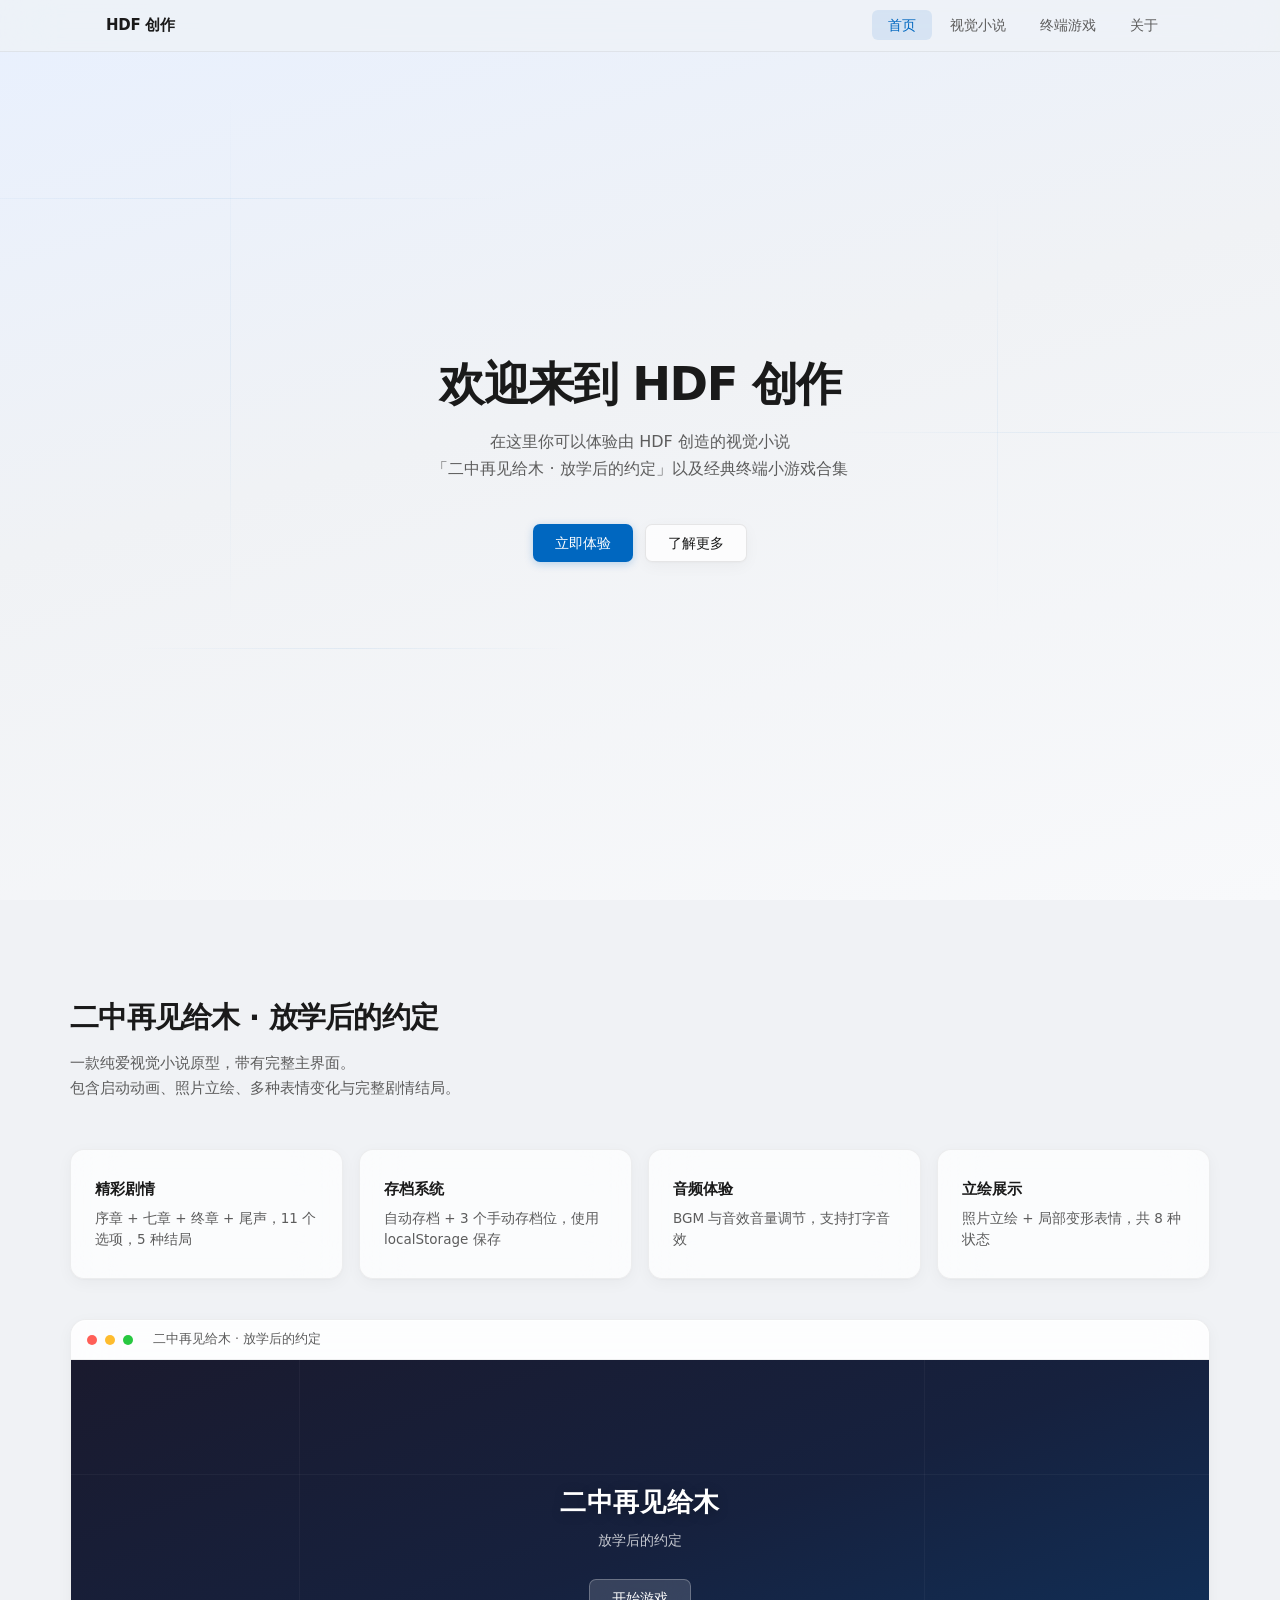
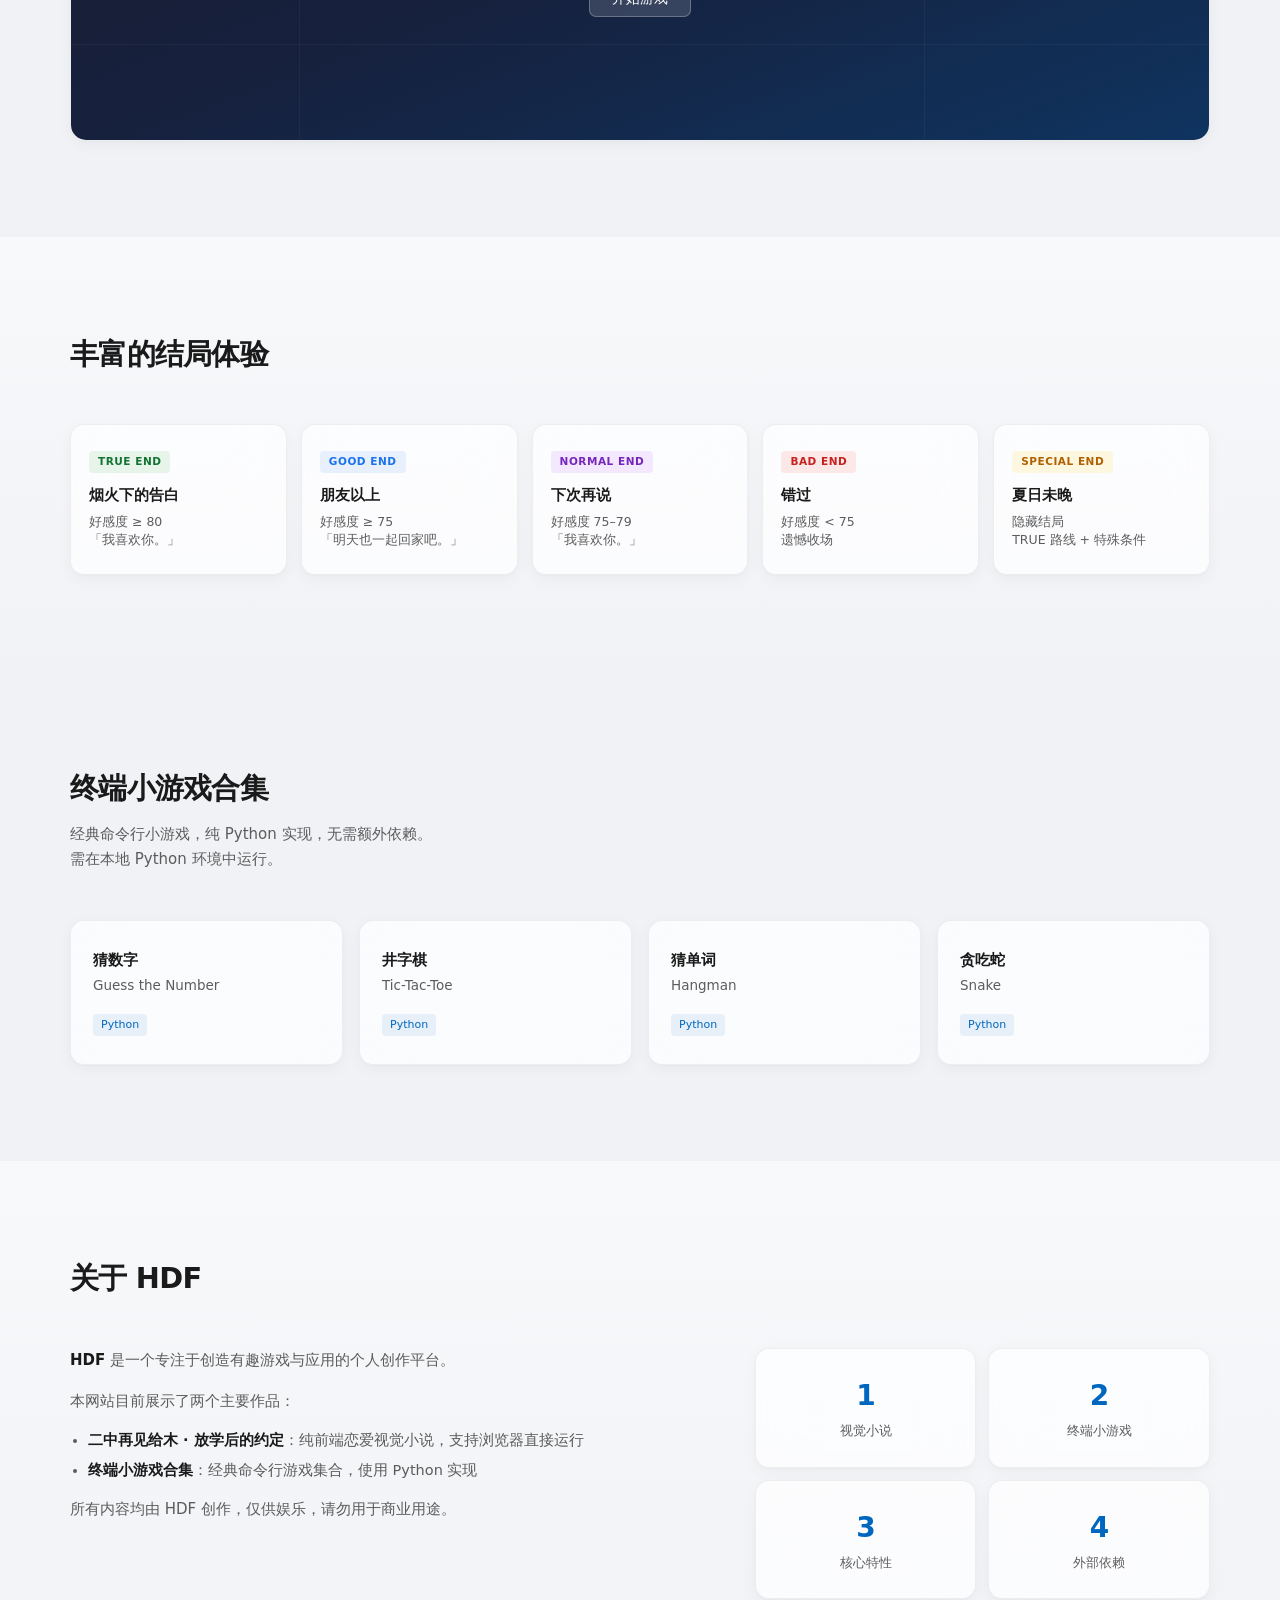
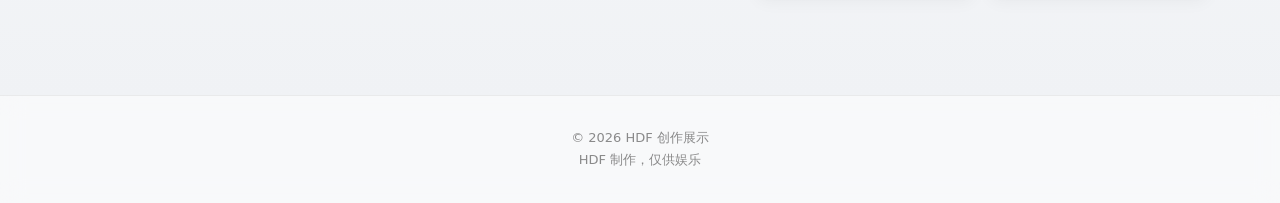
<file: HDF游戏网页.html>
<!DOCTYPE html>
<html lang="zh-CN">
<head>
    <meta charset="UTF-8">
    <meta name="viewport" content="width=device-width, initial-scale=1.0">
    <title>HDF 创作 · 二中再见给木</title>
    <style>
        :root {
            --win-bg: #f0f2f5;
            --win-surface: rgba(255, 255, 255, 0.72);
            --win-surface-solid: #ffffff;
            --win-border: rgba(0, 0, 0, 0.06);
            --win-border-strong: rgba(0, 0, 0, 0.09);
            --win-text: #1a1a1a;
            --win-text-secondary: #5c5c5c;
            --win-text-tertiary: #8a8a8a;
            --win-accent: #0067c0;
            --win-accent-hover: #005a9e;
            --win-shadow: 0 4px 16px rgba(0, 0, 0, 0.04), 0 1px 3px rgba(0, 0, 0, 0.03);
            --win-shadow-hover: 0 12px 32px rgba(0, 0, 0, 0.08), 0 4px 12px rgba(0, 0, 0, 0.04);
            --radius: 10px;
            --radius-lg: 14px;
            --glass: blur(24px) saturate(160%);
        }

        * {
            margin: 0;
            padding: 0;
            box-sizing: border-box;
        }

        html {
            scroll-behavior: smooth;
        }

        body {
            font-family: "Segoe UI Variable", "Segoe UI", system-ui, -apple-system, sans-serif;
            background: var(--win-bg);
            color: var(--win-text);
            line-height: 1.5;
            font-size: 15px;
            -webkit-font-smoothing: antialiased;
            overflow-x: hidden;
        }

        /* ========== 导航 ========== */
        .navbar {
            position: fixed;
            top: 0;
            left: 0;
            right: 0;
            height: 52px;
            background: rgba(240, 242, 245, 0.7);
            backdrop-filter: var(--glass);
            -webkit-backdrop-filter: var(--glass);
            border-bottom: 1px solid var(--win-border);
            z-index: 1000;
            display: flex;
            align-items: center;
        }

        .nav-container {
            width: 100%;
            max-width: 1140px;
            margin: 0 auto;
            padding: 0 36px;
            display: flex;
            align-items: center;
            justify-content: space-between;
        }

        .nav-logo {
            font-size: 15px;
            font-weight: 600;
            color: var(--win-text);
            text-decoration: none;
            letter-spacing: -0.02em;
        }

        .nav-menu {
            display: flex;
            list-style: none;
            gap: 2px;
        }

        .nav-link {
            color: var(--win-text-secondary);
            text-decoration: none;
            font-size: 13.5px;
            font-weight: 500;
            padding: 7px 16px;
            border-radius: 6px;
            transition: all 0.2s ease;
        }

        .nav-link:hover {
            background: rgba(0, 0, 0, 0.04);
            color: var(--win-text);
        }

        .nav-link.active {
            background: rgba(0, 103, 192, 0.1);
            color: var(--win-accent);
        }

        /* ========== Hero ========== */
        .hero {
            min-height: 100vh;
            display: flex;
            align-items: center;
            justify-content: center;
            padding: 120px 36px 100px;
            position: relative;
            overflow: hidden;
            background: linear-gradient(165deg, #e8f0fe 0%, #f0f2f5 45%, #f8f9fb 100%);
        }

        /* 装饰线条 */
        .hero-lines {
            position: absolute;
            inset: 0;
            pointer-events: none;
            overflow: hidden;
        }

        .hero-line {
            position: absolute;
            background: linear-gradient(90deg, transparent, rgba(0, 103, 192, 0.08), transparent);
            height: 1px;
        }

        .hero-line:nth-child(1) { top: 22%; left: -10%; width: 50%; animation: lineMove 18s linear infinite; }
        .hero-line:nth-child(2) { top: 48%; right: -5%; width: 40%; animation: lineMove 22s linear infinite reverse; }
        .hero-line:nth-child(3) { top: 72%; left: 10%; width: 35%; animation: lineMove 16s linear infinite; }

        .hero-vline {
            position: absolute;
            width: 1px;
            background: linear-gradient(180deg, transparent, rgba(0, 103, 192, 0.06), transparent);
        }

        .hero-vline:nth-child(4) { left: 18%; top: 10%; height: 60%; }
        .hero-vline:nth-child(5) { right: 22%; top: 20%; height: 50%; }

        @keyframes lineMove {
            0% { transform: translateX(-30px); opacity: 0.3; }
            50% { opacity: 0.7; }
            100% { transform: translateX(30px); opacity: 0.3; }
        }

        .hero-content {
            max-width: 660px;
            text-align: center;
            position: relative;
            z-index: 2;
        }

        .hero-title {
            font-size: clamp(2.1rem, 4.8vw, 2.9rem);
            font-weight: 600;
            letter-spacing: -0.03em;
            line-height: 1.15;
            margin-bottom: 18px;
            color: var(--win-text);
            opacity: 0;
            transform: translateY(24px);
            animation: fadeUp 0.9s cubic-bezier(0.16, 1, 0.3, 1) 0.1s forwards;
        }

        .hero-text {
            font-size: 16px;
            color: var(--win-text-secondary);
            margin-bottom: 42px;
            line-height: 1.65;
            opacity: 0;
            transform: translateY(20px);
            animation: fadeUp 0.9s cubic-bezier(0.16, 1, 0.3, 1) 0.25s forwards;
        }

        .hero-btns {
            display: flex;
            gap: 12px;
            justify-content: center;
            flex-wrap: wrap;
            opacity: 0;
            transform: translateY(16px);
            animation: fadeUp 0.9s cubic-bezier(0.16, 1, 0.3, 1) 0.4s forwards;
        }

        @keyframes fadeUp {
            to {
                opacity: 1;
                transform: translateY(0);
            }
        }

        .btn {
            display: inline-flex;
            align-items: center;
            justify-content: center;
            height: 38px;
            padding: 0 22px;
            border-radius: 7px;
            font-size: 13.5px;
            font-weight: 500;
            text-decoration: none;
            transition: all 0.2s ease;
            border: none;
            cursor: pointer;
        }

        .btn-primary {
            background: var(--win-accent);
            color: #ffffff;
            box-shadow: 0 2px 8px rgba(0, 103, 192, 0.25);
        }

        .btn-primary:hover {
            background: var(--win-accent-hover);
            transform: translateY(-1px);
            box-shadow: 0 4px 14px rgba(0, 103, 192, 0.3);
        }

        .btn-secondary {
            background: var(--win-surface);
            backdrop-filter: var(--glass);
            -webkit-backdrop-filter: var(--glass);
            color: var(--win-text);
            border: 1px solid var(--win-border-strong);
            box-shadow: var(--win-shadow);
        }

        .btn-secondary:hover {
            background: rgba(255, 255, 255, 0.9);
            transform: translateY(-1px);
        }

        /* ========== 通用 Section ========== */
        .section {
            padding: 96px 36px;
            position: relative;
        }

        .section-alt {
            background: linear-gradient(180deg, #f8f9fb 0%, #f0f2f5 100%);
        }

        .container {
            max-width: 1140px;
            margin: 0 auto;
        }

        .section-header {
            margin-bottom: 48px;
            max-width: 540px;
        }

        .section-title {
            font-size: 1.8rem;
            font-weight: 600;
            letter-spacing: -0.025em;
            margin-bottom: 12px;
            color: var(--win-text);
        }

        .section-desc {
            font-size: 15px;
            color: var(--win-text-secondary);
            line-height: 1.65;
        }

        /* 入场动画类 */
        .reveal {
            opacity: 0;
            transform: translateY(28px);
            transition: opacity 0.7s cubic-bezier(0.16, 1, 0.3, 1), transform 0.7s cubic-bezier(0.16, 1, 0.3, 1);
        }

        .reveal.visible {
            opacity: 1;
            transform: translateY(0);
        }

        /* ========== 特性卡片 ========== */
        .features-grid {
            display: grid;
            grid-template-columns: repeat(4, 1fr);
            gap: 16px;
            margin-bottom: 40px;
        }

        .feature-card {
            background: var(--win-surface);
            backdrop-filter: var(--glass);
            -webkit-backdrop-filter: var(--glass);
            border: 1px solid var(--win-border);
            border-radius: var(--radius-lg);
            padding: 28px 24px;
            box-shadow: var(--win-shadow);
            transition: all 0.3s cubic-bezier(0.16, 1, 0.3, 1);
            position: relative;
            overflow: hidden;
        }

        .feature-card::before {
            content: "";
            position: absolute;
            top: 0;
            left: 0;
            right: 0;
            height: 1px;
            background: linear-gradient(90deg, transparent, rgba(0, 103, 192, 0.25), transparent);
            opacity: 0;
            transition: opacity 0.3s ease;
        }

        .feature-card:hover {
            box-shadow: var(--win-shadow-hover);
            transform: translateY(-4px);
            border-color: rgba(0, 103, 192, 0.15);
        }

        .feature-card:hover::before {
            opacity: 1;
        }

        .feature-card h3 {
            font-size: 15px;
            font-weight: 600;
            margin-bottom: 8px;
            color: var(--win-text);
        }

        .feature-card p {
            font-size: 13.5px;
            color: var(--win-text-secondary);
            line-height: 1.55;
        }

        /* ========== 游戏展示区（已修复） ========== */
        .game-showcase {
            background: var(--win-surface);
            backdrop-filter: var(--glass);
            -webkit-backdrop-filter: var(--glass);
            border: 1px solid var(--win-border);
            border-radius: 16px;
            box-shadow: var(--win-shadow);
            overflow: hidden;
            position: relative;
        }

        .game-showcase::after {
            content: "";
            position: absolute;
            inset: 0;
            border-radius: 16px;
            pointer-events: none;
            box-shadow: inset 0 1px 0 rgba(255, 255, 255, 0.6);
        }

        .game-window {
            display: flex;
            flex-direction: column;
        }

        .game-titlebar {
            height: 40px;
            background: rgba(255, 255, 255, 0.5);
            border-bottom: 1px solid var(--win-border);
            display: flex;
            align-items: center;
            padding: 0 16px;
            gap: 8px;
        }

        .game-dot {
            width: 10px;
            height: 10px;
            border-radius: 50%;
            background: #ddd;
        }

        .game-dot:nth-child(1) { background: #ff5f57; }
        .game-dot:nth-child(2) { background: #febc2e; }
        .game-dot:nth-child(3) { background: #28c840; }

        .game-titlebar span {
            margin-left: 12px;
            font-size: 12.5px;
            color: var(--win-text-secondary);
            font-weight: 500;
        }

        .game-body {
            min-height: 380px;
            display: flex;
            align-items: center;
            justify-content: center;
            background: linear-gradient(160deg, #1a1a2e 0%, #16213e 50%, #0f3460 100%);
            position: relative;
            overflow: hidden;
        }

        .game-body-content {
            text-align: center;
            color: #fff;
            position: relative;
            z-index: 2;
            padding: 40px;
        }

        .game-body-content h3 {
            font-size: 1.6rem;
            font-weight: 600;
            letter-spacing: 0.02em;
            margin-bottom: 8px;
            text-shadow: 0 2px 12px rgba(0, 0, 0, 0.3);
        }

        .game-body-content p {
            font-size: 14px;
            opacity: 0.75;
            margin-bottom: 28px;
        }

        .game-body-content .btn {
            background: rgba(255, 255, 255, 0.15);
            backdrop-filter: blur(12px);
            border: 1px solid rgba(255, 255, 255, 0.25);
            color: #fff;
        }

        .game-body-content .btn:hover {
            background: rgba(255, 255, 255, 0.25);
        }

        /* 游戏背景装饰线条 */
        .game-deco {
            position: absolute;
            inset: 0;
            pointer-events: none;
        }

        .game-deco span {
            position: absolute;
            background: rgba(255, 255, 255, 0.04);
        }

        .game-deco span:nth-child(1) {
            width: 1px;
            height: 100%;
            left: 20%;
        }
        .game-deco span:nth-child(2) {
            width: 1px;
            height: 100%;
            right: 25%;
        }
        .game-deco span:nth-child(3) {
            height: 1px;
            width: 100%;
            top: 30%;
        }
        .game-deco span:nth-child(4) {
            height: 1px;
            width: 100%;
            bottom: 25%;
        }

        /* ========== 结局 ========== */
        .endings-grid {
            display: grid;
            grid-template-columns: repeat(5, 1fr);
            gap: 14px;
        }

        .ending-card {
            background: var(--win-surface);
            backdrop-filter: var(--glass);
            -webkit-backdrop-filter: var(--glass);
            border: 1px solid var(--win-border);
            border-radius: var(--radius-lg);
            padding: 24px 18px;
            box-shadow: var(--win-shadow);
            transition: all 0.3s ease;
        }

        .ending-card:hover {
            transform: translateY(-3px);
            box-shadow: var(--win-shadow-hover);
        }

        .ending-badge {
            display: inline-block;
            font-size: 10.5px;
            font-weight: 600;
            letter-spacing: 0.05em;
            padding: 3px 9px;
            border-radius: 4px;
            margin-bottom: 12px;
            text-transform: uppercase;
        }

        .ending-true   { background: #e6f4ea; color: #137333; }
        .ending-good   { background: #e8f0fe; color: #1a73e8; }
        .ending-normal { background: #f3e8fd; color: #7627bb; }
        .ending-bad    { background: #fce8e6; color: #c5221f; }
        .ending-special{ background: #fef7e0; color: #b06000; }

        .ending-card h3 {
            font-size: 14.5px;
            font-weight: 600;
            margin-bottom: 6px;
            color: var(--win-text);
        }

        .ending-card p {
            font-size: 12.5px;
            color: var(--win-text-secondary);
            line-height: 1.5;
        }

        /* ========== 终端游戏 ========== */
        .games-grid {
            display: grid;
            grid-template-columns: repeat(4, 1fr);
            gap: 16px;
        }

        .game-card {
            background: var(--win-surface);
            backdrop-filter: var(--glass);
            -webkit-backdrop-filter: var(--glass);
            border: 1px solid var(--win-border);
            border-radius: var(--radius-lg);
            padding: 28px 22px;
            box-shadow: var(--win-shadow);
            transition: all 0.3s ease;
        }

        .game-card:hover {
            transform: translateY(-3px);
            box-shadow: var(--win-shadow-hover);
        }

        .game-card h3 {
            font-size: 15px;
            font-weight: 600;
            margin-bottom: 4px;
            color: var(--win-text);
        }

        .game-card p {
            font-size: 13.5px;
            color: var(--win-text-secondary);
            margin-bottom: 16px;
        }

        .tag {
            display: inline-block;
            font-size: 11px;
            font-weight: 500;
            color: var(--win-accent);
            background: rgba(0, 103, 192, 0.08);
            padding: 3px 8px;
            border-radius: 4px;
        }

        /* ========== 关于 ========== */
        .about-grid {
            display: grid;
            grid-template-columns: 1.4fr 1fr;
            gap: 48px;
            align-items: start;
        }

        .about-text p {
            font-size: 15px;
            color: var(--win-text-secondary);
            margin-bottom: 16px;
            line-height: 1.65;
        }

        .about-text ul {
            margin: 16px 0 16px 18px;
            color: var(--win-text-secondary);
        }

        .about-text li {
            margin-bottom: 8px;
            font-size: 14.5px;
        }

        .about-text strong {
            color: var(--win-text);
            font-weight: 600;
        }

        .stats-grid {
            display: grid;
            grid-template-columns: 1fr 1fr;
            gap: 12px;
        }

        .stat-item {
            background: var(--win-surface);
            backdrop-filter: var(--glass);
            -webkit-backdrop-filter: var(--glass);
            border: 1px solid var(--win-border);
            border-radius: var(--radius-lg);
            padding: 26px 18px;
            box-shadow: var(--win-shadow);
            text-align: center;
            transition: all 0.3s ease;
        }

        .stat-item:hover {
            transform: translateY(-2px);
            box-shadow: var(--win-shadow-hover);
        }

        .stat-number {
            font-size: 28px;
            font-weight: 600;
            color: var(--win-accent);
            letter-spacing: -0.02em;
            margin-bottom: 4px;
        }

        .stat-label {
            font-size: 13px;
            color: var(--win-text-secondary);
        }

        /* ========== 页脚 ========== */
        .footer {
            border-top: 1px solid var(--win-border);
            padding: 32px 36px;
            text-align: center;
            background: rgba(255, 255, 255, 0.5);
            backdrop-filter: blur(12px);
        }

        .footer p {
            font-size: 13px;
            color: var(--win-text-tertiary);
            margin-bottom: 2px;
        }

        /* ========== 响应式 ========== */
        @media (max-width: 1000px) {
            .features-grid,
            .games-grid {
                grid-template-columns: repeat(2, 1fr);
            }
            .endings-grid {
                grid-template-columns: repeat(3, 1fr);
            }
            .about-grid {
                grid-template-columns: 1fr;
                gap: 36px;
            }
        }

        @media (max-width: 640px) {
            .nav-menu { display: none; }
            .features-grid,
            .games-grid,
            .endings-grid {
                grid-template-columns: 1fr;
            }
            .section { padding: 72px 20px; }
            .nav-container { padding: 0 20px; }
            .hero { padding: 110px 20px 80px; }
        }
    </style>
</head>
<body>
    <!-- 导航 -->
    <nav class="navbar">
        <div class="nav-container">
            <a href="#" class="nav-logo">HDF 创作</a>
            <ul class="nav-menu">
                <li><a href="#home" class="nav-link active">首页</a></li>
                <li><a href="#game" class="nav-link">视觉小说</a></li>
                <li><a href="#terminal" class="nav-link">终端游戏</a></li>
                <li><a href="#about" class="nav-link">关于</a></li>
            </ul>
        </div>
    </nav>

    <!-- Hero -->
    <section class="hero" id="home">
        <div class="hero-lines">
            <div class="hero-line"></div>
            <div class="hero-line"></div>
            <div class="hero-line"></div>
            <div class="hero-vline"></div>
            <div class="hero-vline"></div>
        </div>
        <div class="hero-content">
            <h1 class="hero-title">欢迎来到 HDF 创作</h1>
            <p class="hero-text">
                在这里你可以体验由 HDF 创造的视觉小说<br>
                「二中再见给木 · 放学后的约定」以及经典终端小游戏合集
            </p>
            <div class="hero-btns">
                <a href="#game" class="btn btn-primary">立即体验</a>
                <a href="#about" class="btn btn-secondary">了解更多</a>
            </div>
        </div>
    </section>

    <!-- 视觉小说 -->
    <section class="section" id="game">
        <div class="container">
            <div class="section-header reveal">
                <h2 class="section-title">二中再见给木 · 放学后的约定</h2>
                <p class="section-desc">
                    一款纯爱视觉小说原型，带有完整主界面。<br>
                    包含启动动画、照片立绘、多种表情变化与完整剧情结局。
                </p>
            </div>

            <div class="features-grid">
                <div class="feature-card reveal">
                    <h3>精彩剧情</h3>
                    <p>序章 + 七章 + 终章 + 尾声，11 个选项，5 种结局</p>
                </div>
                <div class="feature-card reveal">
                    <h3>存档系统</h3>
                    <p>自动存档 + 3 个手动存档位，使用 localStorage 保存</p>
                </div>
                <div class="feature-card reveal">
                    <h3>音频体验</h3>
                    <p>BGM 与音效音量调节，支持打字音效</p>
                </div>
                <div class="feature-card reveal">
                    <h3>立绘展示</h3>
                    <p>照片立绘 + 局部变形表情，共 8 种状态</p>
                </div>
            </div>

            <!-- 游戏展示（已修复） -->
            <div class="game-showcase reveal">
                <div class="game-window">
                    <div class="game-titlebar">
                        <div class="game-dot"></div>
                        <div class="game-dot"></div>
                        <div class="game-dot"></div>
                        <span>二中再见给木 · 放学后的约定</span>
                    </div>
                    <div class="game-body">
                        <div class="game-deco">
                            <span></span><span></span><span></span><span></span>
                        </div>
                        <div class="game-body-content">
                            <h3>二中再见给木</h3>
                            <p>放学后的约定</p>
                            <a href="game/index.html" class="btn" target="_blank">开始游戏</a>
                        </div>
                    </div>
                </div>
            </div>
        </div>
    </section>

    <!-- 结局 -->
    <section class="section section-alt" id="endings">
        <div class="container">
            <div class="section-header reveal">
                <h2 class="section-title">丰富的结局体验</h2>
            </div>

            <div class="endings-grid">
                <div class="ending-card reveal">
                    <div class="ending-badge ending-true">True End</div>
                    <h3>烟火下的告白</h3>
                    <p>好感度 ≥ 80<br>「我喜欢你。」</p>
                </div>
                <div class="ending-card reveal">
                    <div class="ending-badge ending-good">Good End</div>
                    <h3>朋友以上</h3>
                    <p>好感度 ≥ 75<br>「明天也一起回家吧。」</p>
                </div>
                <div class="ending-card reveal">
                    <div class="ending-badge ending-normal">Normal End</div>
                    <h3>下次再说</h3>
                    <p>好感度 75–79<br>「我喜欢你。」</p>
                </div>
                <div class="ending-card reveal">
                    <div class="ending-badge ending-bad">Bad End</div>
                    <h3>错过</h3>
                    <p>好感度 &lt; 75<br>遗憾收场</p>
                </div>
                <div class="ending-card reveal">
                    <div class="ending-badge ending-special">Special End</div>
                    <h3>夏日未晚</h3>
                    <p>隐藏结局<br>TRUE 路线 + 特殊条件</p>
                </div>
            </div>
        </div>
    </section>

    <!-- 终端游戏 -->
    <section class="section" id="terminal">
        <div class="container">
            <div class="section-header reveal">
                <h2 class="section-title">终端小游戏合集</h2>
                <p class="section-desc">
                    经典命令行小游戏，纯 Python 实现，无需额外依赖。<br>
                    需在本地 Python 环境中运行。
                </p>
            </div>

            <div class="games-grid">
                <div class="game-card reveal">
                    <h3>猜数字</h3>
                    <p>Guess the Number</p>
                    <span class="tag">Python</span>
                </div>
                <div class="game-card reveal">
                    <h3>井字棋</h3>
                    <p>Tic-Tac-Toe</p>
                    <span class="tag">Python</span>
                </div>
                <div class="game-card reveal">
                    <h3>猜单词</h3>
                    <p>Hangman</p>
                    <span class="tag">Python</span>
                </div>
                <div class="game-card reveal">
                    <h3>贪吃蛇</h3>
                    <p>Snake</p>
                    <span class="tag">Python</span>
                </div>
            </div>
        </div>
    </section>

    <!-- 关于 -->
    <section class="section section-alt" id="about">
        <div class="container">
            <div class="section-header reveal">
                <h2 class="section-title">关于 HDF</h2>
            </div>

            <div class="about-grid">
                <div class="about-text reveal">
                    <p><strong>HDF</strong> 是一个专注于创造有趣游戏与应用的个人创作平台。</p>
                    <p>本网站目前展示了两个主要作品：</p>
                    <ul>
                        <li><strong>二中再见给木 · 放学后的约定</strong>：纯前端恋爱视觉小说，支持浏览器直接运行</li>
                        <li><strong>终端小游戏合集</strong>：经典命令行游戏集合，使用 Python 实现</li>
                    </ul>
                    <p>所有内容均由 HDF 创作，仅供娱乐，请勿用于商业用途。</p>
                </div>
                <div class="stats-grid">
                    <div class="stat-item reveal">
                        <div class="stat-number">1</div>
                        <div class="stat-label">视觉小说</div>
                    </div>
                    <div class="stat-item reveal">
                        <div class="stat-number">2</div>
                        <div class="stat-label">终端小游戏</div>
                    </div>
                    <div class="stat-item reveal">
                        <div class="stat-number">3</div>
                        <div class="stat-label">核心特性</div>
                    </div>
                    <div class="stat-item reveal">
                        <div class="stat-number">4</div>
                        <div class="stat-label">外部依赖</div>
                    </div>
                </div>
            </div>
        </div>
    </section>

    <!-- 页脚 -->
    <footer class="footer">
        <p>© 2026 HDF 创作展示</p>
        <p>HDF 制作，仅供娱乐</p>
    </footer>

    <script>
        // 滚动入场动画
        const reveals = document.querySelectorAll('.reveal');
        const observer = new IntersectionObserver((entries) => {
            entries.forEach((entry, index) => {
                if (entry.isIntersecting) {
                    setTimeout(() => {
                        entry.target.classList.add('visible');
                    }, index * 60);
                    observer.unobserve(entry.target);
                }
            });
        }, { threshold: 0.12 });

        reveals.forEach(el => observer.observe(el));
    </script>
</body>
</html>
</file>
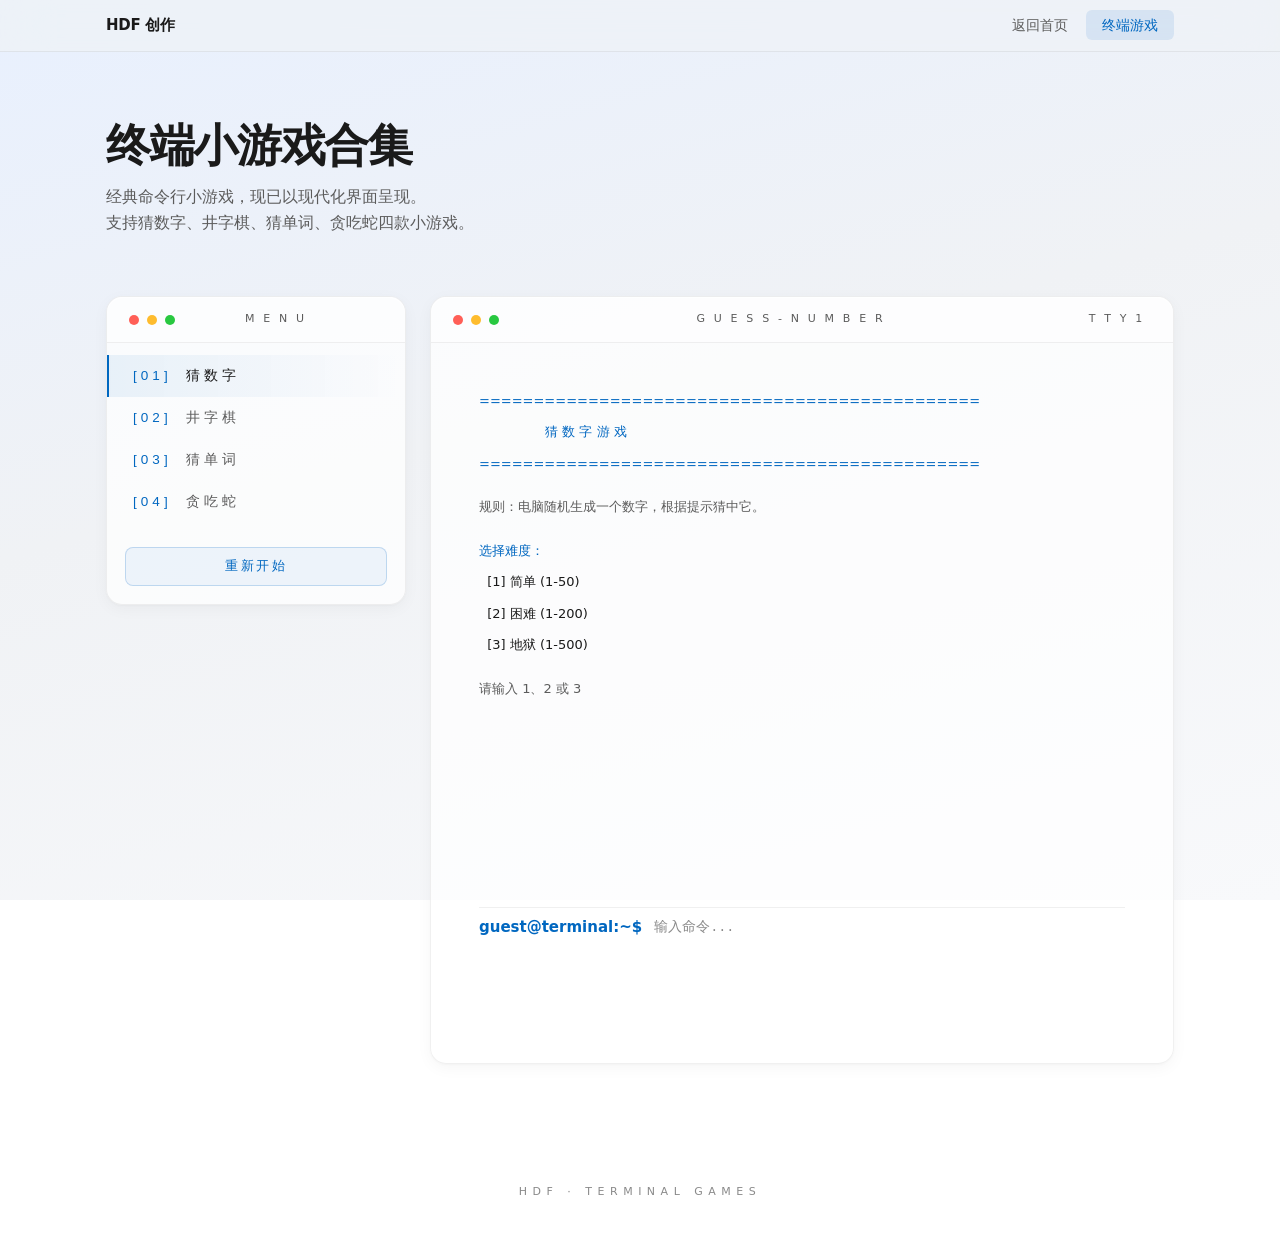
<file: terminal-games.html>
<!DOCTYPE html>
<html lang="zh-CN">
<head>
    <meta charset="UTF-8">
    <meta name="viewport" content="width=device-width, initial-scale=1.0">
    <title>终端小游戏合集 · HDF 创作</title>
    <link rel="icon" type="image/svg+xml" href="favicon.svg?v=2">
    <style>
        :root {
            --win-bg: #f0f2f5;
            --win-surface: rgba(255, 255, 255, 0.72);
            --win-surface-solid: #ffffff;
            --win-border: rgba(0, 0, 0, 0.06);
            --win-border-strong: rgba(0, 0, 0, 0.09);
            --win-text: #1a1a1a;
            --win-text-secondary: #5c5c5c;
            --win-text-tertiary: #8a8a8a;
            --win-accent: #0067c0;
            --win-accent-hover: #005a9e;
            --win-shadow: 0 4px 16px rgba(0, 0, 0, 0.04), 0 1px 3px rgba(0, 0, 0, 0.03);
            --win-shadow-hover: 0 12px 32px rgba(0, 0, 0, 0.08), 0 4px 12px rgba(0, 0, 0, 0.04);
            --radius: 10px;
            --radius-lg: 14px;
            --glass: blur(24px) saturate(160%);
        }

        * {
            margin: 0;
            padding: 0;
            box-sizing: border-box;
        }

        html {
            scroll-behavior: smooth;
        }

        body {
            font-family: "Segoe UI Variable", "Segoe UI", system-ui, -apple-system, sans-serif;
            background: linear-gradient(165deg, #e8f0fe 0%, #f0f2f5 45%, #f8f9fb 100%);
            background-attachment: fixed;
            color: var(--win-text);
            line-height: 1.5;
            font-size: 15px;
            -webkit-font-smoothing: antialiased;
            overflow-x: hidden;
            min-height: 100vh;
        }

        /* ========== 导航 ========== */
        .navbar {
            position: fixed;
            top: 0;
            left: 0;
            right: 0;
            height: 52px;
            background: rgba(240, 242, 245, 0.7);
            backdrop-filter: var(--glass);
            -webkit-backdrop-filter: var(--glass);
            border-bottom: 1px solid var(--win-border);
            z-index: 1000;
            display: flex;
            align-items: center;
            animation: slideDown 0.6s cubic-bezier(0.16, 1, 0.3, 1);
        }

        @keyframes slideDown {
            from {
                opacity: 0;
                transform: translateY(-20px);
            }
            to {
                opacity: 1;
                transform: translateY(0);
            }
        }

        .nav-container {
            width: 100%;
            max-width: 1140px;
            margin: 0 auto;
            padding: 0 36px;
            display: flex;
            align-items: center;
            justify-content: space-between;
        }

        .nav-logo {
            font-size: 15px;
            font-weight: 600;
            color: var(--win-text);
            text-decoration: none;
            letter-spacing: -0.02em;
            transition: opacity 0.2s ease;
        }

        .nav-logo:hover {
            opacity: 0.8;
        }

        .nav-menu {
            display: flex;
            list-style: none;
            gap: 2px;
        }

        .nav-link {
            color: var(--win-text-secondary);
            text-decoration: none;
            font-size: 13.5px;
            font-weight: 500;
            padding: 7px 16px;
            border-radius: 6px;
            transition: all 0.2s ease;
        }

        .nav-link:hover {
            background: rgba(0, 0, 0, 0.04);
            color: var(--win-text);
        }

        .nav-link.active {
            background: rgba(0, 103, 192, 0.1);
            color: var(--win-accent);
        }

        /* ========== 页面头部 ========== */
        .page-header {
            padding: 120px 36px 60px;
            max-width: 1140px;
            margin: 0 auto;
            animation: fadeUp 0.9s cubic-bezier(0.16, 1, 0.3, 1) 0.1s forwards;
            opacity: 0;
            transform: translateY(24px);
        }

        .page-title {
            font-size: clamp(2rem, 4.8vw, 2.8rem);
            font-weight: 600;
            letter-spacing: -0.03em;
            line-height: 1.15;
            margin-bottom: 12px;
            color: var(--win-text);
        }

        .page-desc {
            font-size: 16px;
            color: var(--win-text-secondary);
            line-height: 1.65;
        }

        @keyframes fadeUp {
            to {
                opacity: 1;
                transform: translateY(0);
            }
        }

        /* ========== 主内容布局 ========== */
        .layout {
            width: min(1140px, 100%);
            margin: 0 auto;
            padding: 0 36px 80px;
            display: grid;
            grid-template-columns: minmax(260px, 300px) 1fr;
            gap: 24px;
            align-items: start;
            animation: fadeUp 0.9s cubic-bezier(0.16, 1, 0.3, 1) 0.25s forwards;
            opacity: 0;
            transform: translateY(20px);
        }

        @media (max-width: 920px) {
            .layout {
                grid-template-columns: 1fr;
                padding: 0 20px 40px;
            }
            .page-header {
                padding: 100px 20px 40px;
            }
            .nav-container {
                padding: 0 20px;
            }
        }

        /* ========== 左侧菜单面板 ========== */
        .panel {
            border-radius: 16px;
            border: 1px solid var(--win-border);
            background: var(--win-surface);
            backdrop-filter: var(--glass);
            -webkit-backdrop-filter: var(--glass);
            box-shadow: var(--win-shadow);
            overflow: hidden;
            position: relative;
            transition: all 0.3s cubic-bezier(0.16, 1, 0.3, 1);
        }

        .panel::after {
            content: "";
            position: absolute;
            inset: 0;
            border-radius: 16px;
            pointer-events: none;
            box-shadow: inset 0 1px 0 rgba(255, 255, 255, 0.6);
        }

        .panel:hover {
            box-shadow: var(--win-shadow-hover);
        }

        .panel-header {
            display: flex;
            align-items: center;
            justify-content: space-between;
            padding: 14px 22px;
            border-bottom: 1px solid var(--win-border);
            background: rgba(255, 255, 255, 0.4);
            position: relative;
            z-index: 1;
        }

        .dots {
            display: flex;
            gap: 8px;
        }

        .dot {
            width: 10px;
            height: 10px;
            border-radius: 50%;
        }

        .dot.red { background: #ff5f57; }
        .dot.yellow { background: #febc2e; }
        .dot.green { background: #28c840; }

        .panel-title {
            color: var(--win-text-secondary);
            font-size: 11px;
            letter-spacing: 0.8em;
            text-transform: uppercase;
            font-weight: 500;
        }

        .menu {
            display: flex;
            flex-direction: column;
            padding: 12px 0;
            position: relative;
            z-index: 1;
        }

        .menu-item {
            display: flex;
            align-items: center;
            gap: 14px;
            padding: 12px 26px;
            background: transparent;
            border: none;
            cursor: pointer;
            font-size: 13.5px;
            letter-spacing: 0.3em;
            text-transform: uppercase;
            text-align: left;
            width: 100%;
            transition: all 0.2s ease;
            position: relative;
        }

        .menu-item:hover:not(.active) {
            background: rgba(0, 0, 0, 0.03);
        }

        .menu-item.active {
            background: linear-gradient(90deg, rgba(0, 103, 192, 0.08), transparent);
        }

        .menu-item.active::before {
            content: "";
            position: absolute;
            left: 0;
            top: 0;
            bottom: 0;
            width: 2px;
            background: var(--win-accent);
        }

        .menu-item .num { 
            color: var(--win-accent);
            font-weight: 500;
        }
        
        .menu-item:not(.active) .label { 
            color: var(--win-text-secondary);
        }
        
        .menu-item.active .label {
            color: var(--win-text);
            font-weight: 500;
        }

        /* 重新开始按钮 */
        .restart-btn {
            width: 100%;
            margin-top: 12px;
            padding: 10px 16px;
            background: rgba(0, 103, 192, 0.06);
            border: 1px solid rgba(0, 103, 192, 0.2);
            border-radius: 8px;
            color: var(--win-accent);
            font-size: 12.5px;
            font-weight: 500;
            cursor: pointer;
            letter-spacing: 0.2em;
            text-transform: uppercase;
            transition: all 0.2s ease;
            font-family: "Segoe UI Variable", "Segoe UI", system-ui, -apple-system, sans-serif;
        }

        .restart-btn:hover {
            background: rgba(0, 103, 192, 0.12);
            border-color: rgba(0, 103, 192, 0.4);
            transform: translateY(-1px);
        }

        .restart-btn:active {
            transform: translateY(0);
        }

        /* ========== 右侧游戏区域 ========== */
        .terminal {
            border-radius: 16px;
            border: 1px solid var(--win-border);
            background: var(--win-surface);
            backdrop-filter: var(--glass);
            -webkit-backdrop-filter: var(--glass);
            box-shadow: var(--win-shadow);
            overflow: hidden;
            min-height: min(720px, 80dvh);
            position: relative;
            transition: all 0.3s cubic-bezier(0.16, 1, 0.3, 1);
        }

        .terminal::after {
            content: "";
            position: absolute;
            inset: 0;
            border-radius: 16px;
            pointer-events: none;
            box-shadow: inset 0 1px 0 rgba(255, 255, 255, 0.6);
        }

        .terminal:hover {
            box-shadow: var(--win-shadow-hover);
        }

        .terminal-body {
            display: flex;
            flex-direction: column;
            gap: 16px;
            padding: clamp(24px, 4vw, 48px);
            overflow: hidden;
            min-height: min(720px, 80dvh);
            position: relative;
            z-index: 1;
        }

        .log {
            flex: 1;
            display: flex;
            flex-direction: column;
            gap: 12px;
            overflow-y: auto;
            padding-right: 16px;
            max-height: 500px;
        }

        .log::-webkit-scrollbar {
            width: 6px;
        }

        .log::-webkit-scrollbar-track {
            background: rgba(0, 0, 0, 0.02);
            border-radius: 3px;
        }

        .log::-webkit-scrollbar-thumb {
            background: rgba(0, 0, 0, 0.1);
            border-radius: 3px;
        }

        .log::-webkit-scrollbar-thumb:hover {
            background: rgba(0, 0, 0, 0.15);
        }

        .log-line {
            white-space: pre-wrap;
            word-break: break-word;
            font-size: 13px;
            animation: fadeIn 0.3s ease;
        }

        @keyframes fadeIn {
            from {
                opacity: 0;
                transform: translateY(4px);
            }
            to {
                opacity: 1;
                transform: translateY(0);
            }
        }

        .log-line.system { color: var(--win-accent); font-weight: 500; }
        .log-line.sub { color: var(--win-text-secondary); }
        .log-line.warn { color: var(--win-text-secondary); }
        .log-line.error { color: #c5221f; font-weight: 500; }
        .log-line.cyan { color: var(--win-accent); }
        .log-line.yellow { color: #b06000; }

        .prompt-line {
            display: flex;
            align-items: center;
            gap: 12px;
            padding-top: 8px;
            border-top: 1px solid var(--win-border);
        }

        .prompt { 
            color: var(--win-accent); 
            font-weight: 600;
            white-space: nowrap;
        }
        
        .prompt-input {
            flex: 1;
            background: transparent;
            border: none;
            outline: none;
            font-size: 13.5px;
            color: var(--win-text);
            font-family: "Cascadia Code", "Consolas", monospace;
        }

        .prompt-input::placeholder {
            color: var(--win-text-tertiary);
        }

        /* 棋盘 */
        .board {
            display: grid;
            grid-template-columns: repeat(3, minmax(90px, 110px));
            grid-template-rows: repeat(3, minmax(90px, 110px));
            gap: 12px;
            align-self: center;
            justify-self: center;
            margin: 20px 0;
        }

        .board-cell {
            border-radius: 12px;
            border: 1px solid var(--win-border);
            background: rgba(255, 255, 255, 0.5);
            display: flex;
            align-items: center;
            justify-content: center;
            font-size: clamp(42px, 7vw, 64px);
            cursor: pointer;
            transition: all 0.2s ease;
            color: transparent;
            font-weight: 600;
        }

        .board-cell:hover:not(.x):not(.o):not(:disabled) {
            background: rgba(0, 103, 192, 0.06);
            border-color: rgba(0, 103, 192, 0.3);
        }

        .board-cell.empty { color: transparent; }
        .board-cell.x { 
            color: var(--win-accent);
            background: rgba(0, 103, 192, 0.08);
            border-color: rgba(0, 103, 192, 0.3);
        }
        .board-cell.o { 
            color: #fb923c;
            background: rgba(251, 146, 60, 0.08);
            border-color: rgba(251, 146, 60, 0.3);
        }

        /* 猜单词 */
        .hangman-art {
            white-space: pre;
            align-self: center;
            color: var(--win-text-secondary);
            line-height: 1.4;
            font-size: 13px;
            margin: 20px 0;
            font-family: "Cascadia Code", "Consolas", monospace;
        }

        .word-display {
            align-self: center;
            letter-spacing: 1.2em;
            text-transform: uppercase;
            font-size: clamp(18px, 4vw, 28px);
            color: var(--win-text);
            margin: 20px 0;
            font-weight: 600;
        }

        /* 贪吃蛇 */
        .snake-canvas {
            align-self: center;
            border-radius: 12px;
            border: 1px solid var(--win-border);
            background: #ffffff;
            box-shadow: inset 0 1px 3px rgba(0, 0, 0, 0.02);
            margin: 20px 0;
        }

        .snake-hud {
            display: flex;
            justify-content: space-between;
            align-self: center;
            width: min(420px, 100%);
            color: var(--win-text-secondary);
            font-size: 12.5px;
            padding: 12px 16px;
            background: rgba(0, 0, 0, 0.02);
            border-radius: 8px;
            margin-top: 8px;
        }

        /* 工具类 */
        .hidden { display: none !important; }

        footer {
            color: var(--win-text-tertiary);
            font-size: 11px;
            letter-spacing: 0.5em;
            text-transform: uppercase;
            text-align: center;
            padding: 40px 16px;
        }

        @media (max-width: 640px) {
            .nav-menu { display: none; }
            .layout { padding: 0 16px 40px; gap: 16px; }
            .panel { order: 2; }
            .terminal { order: 1; }
            .board {
                grid-template-columns: repeat(3, minmax(70px, 90px));
                grid-template-rows: repeat(3, minmax(70px, 90px));
                gap: 8px;
            }
            .terminal-body {
                padding: 20px;
            }
        }
    </style>
</head>
<body>
    <!-- 导航 -->
    <nav class="navbar">
        <div class="nav-container">
            <a href="index.html" class="nav-logo">HDF 创作</a>
            <ul class="nav-menu">
                <li><a href="index.html" class="nav-link">返回首页</a></li>
                <li><a href="#" class="nav-link active">终端游戏</a></li>
            </ul>
        </div>
    </nav>

    <!-- 页面头部 -->
    <header class="page-header">
        <h1 class="page-title">终端小游戏合集</h1>
        <p class="page-desc">
            经典命令行小游戏，现已以现代化界面呈现。<br>
            支持猜数字、井字棋、猜单词、贪吃蛇四款小游戏。
        </p>
    </header>

    <!-- 主内容 -->
    <div class="layout">
        <!-- 左侧菜单 -->
        <aside class="panel">
            <div class="panel-header">
                <div class="dots">
                    <span class="dot red"></span>
                    <span class="dot yellow"></span>
                    <span class="dot green"></span>
                </div>
                <span class="panel-title">MENU</span>
                <span></span>
            </div>
            <nav class="menu">
                <button class="menu-item active" data-game="guess"><span class="num">[01]</span><span class="label">猜数字</span></button>
                <button class="menu-item" data-game="tictactoe"><span class="num">[02]</span><span class="label">井字棋</span></button>
                <button class="menu-item" data-game="hangman"><span class="num">[03]</span><span class="label">猜单词</span></button>
                <button class="menu-item" data-game="snake"><span class="num">[04]</span><span class="label">贪吃蛇</span></button>
            </nav>
            <div style="padding: 0 18px 18px; position: relative; z-index: 1;">
                <button class="restart-btn" id="restart-btn">重新开始</button>
            </div>
        </aside>

        <!-- 右侧游戏区域 -->
        <main class="terminal">
            <div class="panel-header">
                <div class="dots">
                    <span class="dot red"></span>
                    <span class="dot yellow"></span>
                    <span class="dot green"></span>
                </div>
                <span class="panel-title" id="terminal-title">guess-number</span>
                <span class="panel-title">tty1</span>
            </div>
            <div class="terminal-body">
                <div class="log" id="log"></div>
                <div class="board hidden" id="ttt-board">
                    <button class="board-cell empty" data-idx="0"></button>
                    <button class="board-cell empty" data-idx="1"></button>
                    <button class="board-cell empty" data-idx="2"></button>
                    <button class="board-cell empty" data-idx="3"></button>
                    <button class="board-cell empty" data-idx="4"></button>
                    <button class="board-cell empty" data-idx="5"></button>
                    <button class="board-cell empty" data-idx="6"></button>
                    <button class="board-cell empty" data-idx="7"></button>
                    <button class="board-cell empty" data-idx="8"></button>
                </div>
                <pre class="hangman-art hidden" id="hangman-art"></pre>
                <div class="word-display hidden" id="hangman-word"></div>
                <canvas class="snake-canvas hidden" id="snake-canvas" width="420" height="420"></canvas>
                <div class="snake-hud hidden" id="snake-hud">
                    <span>分数：<span id="snake-score">0</span></span>
                    <span>最高：<span id="snake-high">0</span></span>
                    <span>方向：↑ ↓ ← → 控制</span>
                </div>
                <form class="prompt-line" id="prompt-form">
                    <span class="prompt">guest@terminal:~$</span>
                    <input class="prompt-input" id="prompt-input" autocomplete="off" spellcheck="false" placeholder="输入命令..." />
                </form>
            </div>
        </main>
    </div>

    <footer>HDF · TERMINAL GAMES</footer>

    <script>
        const logEl = document.getElementById("log"),
            promptForm = document.getElementById("prompt-form"),
            promptInput = document.getElementById("prompt-input"),
            menuItems = document.querySelectorAll(".menu-item"),
            terminalTitle = document.getElementById("terminal-title"),
            tttBoard = document.getElementById("ttt-board"),
            tttCells = tttBoard.querySelectorAll(".board-cell"),
            hangmanArt = document.getElementById("hangman-art"),
            hangmanWord = document.getElementById("hangman-word"),
            snakeCanvas = document.getElementById("snake-canvas"),
            snakeHud = document.getElementById("snake-hud"),
            snakeScoreEl = document.getElementById("snake-score"),
            snakeHighEl = document.getElementById("snake-high");

        const ctx = snakeCanvas.getContext("2d"),
            gridSize = 20,
            tileCount = snakeCanvas.width / gridSize;

        const HANGMAN_STAGES = [
            "           +---+\n           |   |\n               |\n               |\n               |\n               |\n        =========",
            "           +---+\n           |   |\n           O   |\n               |\n               |\n               |\n        =========",
            "           +---+\n           |   |\n           O   |\n           |   |\n               |\n               |\n        =========",
            "           +---+\n           |   |\n           O   |\n          /|   |\n               |\n               |\n        =========",
            "           +---+\n           |   |\n           O   |\n          /|\\  |\n               |\n               |\n        =========",
            "           +---+\n           |   |\n           O   |\n          /|\\  |\n          /    |\n               |\n        =========",
            "           +---+\n           |   |\n           O   |\n          /|\\  |\n          / \\  |\n               |\n        ========="
        ];

        const WORDS = [
            "python", "terminal", "keyboard", "computer", "programming",
            "developer", "algorithm", "function", "variable", "console",
            "script", "library", "framework", "interface", "database",
            "network", "server", "client", "memory", "process",
            "binary", "string", "integer", "boolean", "compiler",
            "debugger", "recursive", "iteration"
        ];

        let currentGame = "guess",
            state = {},
            snakeTimer = null;

        function log(t, type = "text") {
            const l = document.createElement("div");
            l.className = "log-line " + type;
            l.textContent = t;
            logEl.appendChild(l);
            logEl.scrollTop = logEl.scrollHeight;
        }

        function clearLog() {
            logEl.innerHTML = "";
        }

        function randomInt(a, b) {
            return Math.floor(Math.random() * (b - a + 1)) + a;
        }

        function randomFood() {
            return {
                x: Math.floor(Math.random() * tileCount),
                y: Math.floor(Math.random() * tileCount)
            };
        }

        function setGame(g) {
            currentGame = g;
            menuItems.forEach(i => i.classList.toggle("active", i.dataset.game === g));
            tttBoard.classList.add("hidden");
            hangmanArt.classList.add("hidden");
            hangmanWord.classList.add("hidden");
            snakeCanvas.classList.add("hidden");
            snakeHud.classList.add("hidden");
            clearInterval(snakeTimer);
            snakeTimer = null;
            if (g === "guess") {
                terminalTitle.textContent = "guess-number";
                startGuess();
            } else if (g === "tictactoe") {
                terminalTitle.textContent = "tic-tac-toe";
                startTicTacToe();
            } else if (g === "hangman") {
                terminalTitle.textContent = "hangman";
                startHangman();
            } else if (g === "snake") {
                terminalTitle.textContent = "snake";
                startSnake();
            }
        }

        menuItems.forEach(i => i.addEventListener("click", () => setGame(i.dataset.game)));

        document.getElementById("restart-btn").addEventListener("click", () => {
            if (currentGame === "guess") startGuess();
            else if (currentGame === "tictactoe") startTicTacToe();
            else if (currentGame === "hangman") startHangman();
            else if (currentGame === "snake") startSnake();
        });

        promptForm.addEventListener("submit", e => {
            e.preventDefault();
            const v = promptInput.value.trim();
            if (!v) return;
            log("guest@terminal:~$ " + v, "sub");
            handleInput(v);
            promptInput.value = "";
        });

        function handleInput(v) {
            if (currentGame === "guess") handleGuess(v);
            else if (currentGame === "tictactoe") handleTicTacToe(v);
            else if (currentGame === "hangman") handleHangman(v);
        }

        /* 猜数字 */
        function startGuess() {
            state = { max: 100, target: randomInt(1, 100), attempts: 0, stage: "difficulty" };
            clearLog();
            log("==============================================", "system");
            log("                猜 数 字 游 戏", "system");
            log("==============================================", "system");
            log("");
            log("规则：电脑随机生成一个数字，根据提示猜中它。", "sub");
            log("");
            log("选择难度：", "cyan");
            log("  [1] 简单 (1-50)", "text");
            log("  [2] 困难 (1-200)", "text");
            log("  [3] 地狱 (1-500)", "text");
            log("");
            log("请输入 1、2 或 3", "sub");
        }

        function handleGuess(v) {
            if (state.stage === "difficulty") {
                if (v === "1") state.max = 50;
                else if (v === "2") state.max = 200;
                else if (v === "3") state.max = 500;
                else {
                    log("请输入 1、2 或 3", "warn");
                    return;
                }
                state.target = randomInt(1, state.max);
                state.attempts = 0;
                state.stage = "play";
                log("");
                log(`好，我已经想好了 1 到 ${state.max} 之间的一个数字。开始猜吧！`, "system");
                log("");
                return;
            }
            if (state.stage === "play") {
                const n = Number(v);
                if (isNaN(n)) {
                    log("请输入一个有效的数字！", "warn");
                    return;
                }
                if (n < 1 || n > state.max) {
                    log(`⚠ 请在 1 到 ${state.max} 之间输入`, "warn");
                    return;
                }
                state.attempts++;
                if (n < state.target) log(`第 ${state.attempts} 次：${n} -> 太小了！`, "text");
                else if (n > state.target) log(`第 ${state.attempts} 次：${n} -> 太大了！`, "text");
                else {
                    log("");
                    log("🎉 恭喜你猜对了！", "system");
                    log(`   数字是: ${state.target}`, "text");
                    log(`   猜了: ${state.attempts} 次`, "text");
                    let r = "…… 继续努力";
                    if (state.attempts <= 5) r = "⭐⭐⭐ 天才！";
                    else if (state.attempts <= 10) r = "⭐⭐ 不错嘛";
                    else if (state.attempts <= 15) r = "⭐ 还行";
                    log(`   评价: ${r}`, "yellow");
                    log("");
                    log("输入任意内容重新开始，或切换左侧菜单", "sub");
                    state.stage = "again";
                }
                return;
            }
            if (state.stage === "again") startGuess();
        }

        /* 井字棋 */
        function startTicTacToe() {
            state = { board: Array(9).fill(""), turn: "X", over: false };
            clearLog();
            tttBoard.classList.remove("hidden");
            tttCells.forEach(c => {
                c.textContent = "";
                c.className = "board-cell empty";
            });
            log("==============================================", "system");
            log("           井 字 棋  -  Tic-Tac-Toe", "system");
            log("==============================================", "system");
            log("");
            log("玩家 X vs 玩家 O，连成一条线就赢！", "sub");
            log("");
            log("点击棋盘下子，或输入 1-9", "sub");
            log("");
            log("当前回合：X", "cyan");
        }

        tttBoard.addEventListener("click", e => {
            if (currentGame !== "tictactoe" || state.over) return;
            const c = e.target.closest(".board-cell");
            if (!c) return;
            placeTTT(Number(c.dataset.idx));
        });

        function placeTTT(idx) {
            if (state.board[idx]) {
                log("这个位置已经被占用了", "warn");
                return;
            }
            state.board[idx] = state.turn;
            const c = tttCells[idx];
            c.textContent = state.turn;
            c.classList.remove("empty");
            c.classList.add(state.turn.toLowerCase());
            const w = checkTTT();
            if (w) {
                state.over = true;
                log("");
                log(`玩家 ${w} 赢了！`, "system");
                log("切换到其他游戏或重新开始", "sub");
                return;
            }
            if (state.board.every(x => x)) {
                state.over = true;
                log("");
                log("平局！", "yellow");
                log("切换到其他游戏或重新开始", "sub");
                return;
            }
            state.turn = state.turn === "X" ? "O" : "X";
            log(`当前回合：${state.turn}`, "cyan");
        }

        function handleTicTacToe(v) {
            if (state.over) {
                startTicTacToe();
                return;
            }
            const n = Number(v);
            if (isNaN(n) || n < 1 || n > 9) {
                log("请输入 1-9 对应格子编号", "warn");
                return;
            }
            placeTTT(n - 1);
        }

        function checkTTT() {
            const lines = [
                [0, 1, 2], [3, 4, 5], [6, 7, 8],
                [0, 3, 6], [1, 4, 7], [2, 5, 8],
                [0, 4, 8], [2, 4, 6]
            ];
            for (const l of lines) {
                const [a, b, c] = l;
                if (state.board[a] && state.board[a] === state.board[b] && state.board[a] === state.board[c])
                    return state.board[a];
            }
            return null;
        }

        /* 猜单词 */
        function startHangman() {
            const w = WORDS[Math.floor(Math.random() * WORDS.length)];
            state = { word: w, guessed: new Set(), wrong: 0, maxWrong: 6, over: false };
            clearLog();
            hangmanArt.classList.remove("hidden");
            hangmanWord.classList.remove("hidden");
            hangmanArt.textContent = HANGMAN_STAGES[0];
            updateHang();
            log("==============================================", "system");
            log("              猜 单 词  -  Hangman", "system");
            log("==============================================", "system");
            log("");
            log("规则：猜字母拼出单词，错 6 次就输了", "sub");
            log(`单词长度: ${w.length} 个字母`, "cyan");
            log("");
        }

        function updateHang() {
            hangmanArt.textContent = HANGMAN_STAGES[Math.min(state.wrong, state.maxWrong)];
            hangmanWord.textContent = state.word.split("").map(c => state.guessed.has(c) ? c : "_").join(" ");
        }

        function handleHangman(v) {
            if (state.over) {
                startHangman();
                return;
            }
            if (v === "quit") {
                log(`正确答案是: ${state.word}`, "yellow");
                startHangman();
                return;
            }
            if (v.length !== 1 || !/[a-z]/.test(v)) {
                log("请输入一个英文字母", "warn");
                return;
            }
            if (state.guessed.has(v)) {
                log(`你已经猜过 '${v}' 了`, "warn");
                return;
            }
            state.guessed.add(v);
            if (!state.word.includes(v)) {
                state.wrong++;
                log(`✗ '${v}' 不在单词中！还剩 ${state.maxWrong - state.wrong} 次机会`, "error");
            } else {
                log(`✓ '${v}' 猜对了！`, "system");
            }
            updateHang();
            if ([...state.word].every(c => state.guessed.has(c))) {
                state.over = true;
                log("");
                log("🎉 恭喜你猜对了！", "system");
                log(`   单词: ${state.word}`, "text");
                log(`   猜错次数: ${state.wrong}`, "text");
                log("");
                log("输入任意内容再来一局", "sub");
                return;
            }
            if (state.wrong >= state.maxWrong) {
                state.over = true;
                log("");
                log("💀 你输了！", "error");
                log(`   正确答案是: ${state.word}`, "yellow");
                log("");
                log("输入任意内容再来一局", "sub");
            }
        }

        /* 贪吃蛇 */
        function startSnake() {
            state = {
                snake: [{ x: 10, y: 10 }],
                dx: 1,
                dy: 0,
                food: randomFood(),
                score: 0,
                high: Number(localStorage.getItem("snake-high") || 0),
                over: false
            };
            clearLog();
            snakeCanvas.classList.remove("hidden");
            snakeHud.classList.remove("hidden");
            snakeScoreEl.textContent = "0";
            snakeHighEl.textContent = String(state.high);
            log("==============================================", "system");
            log("                  贪 吃 蛇", "system");
            log("==============================================", "system");
            log("");
            log("使用 ↑ ↓ ← → 控制方向，吃到食物得分", "sub");
            log("撞墙或咬到自己即游戏结束", "sub");
            log("");
            drawSnake();
            clearInterval(snakeTimer);
            snakeTimer = setInterval(tickSnake, 120);
        }

        document.addEventListener("keydown", e => {
            if (currentGame !== "snake" || state.over) return;
            if (e.key === "ArrowUp" && state.dy !== 1) { state.dx = 0; state.dy = -1; }
            if (e.key === "ArrowDown" && state.dy !== -1) { state.dx = 0; state.dy = 1; }
            if (e.key === "ArrowLeft" && state.dx !== 1) { state.dx = -1; state.dy = 0; }
            if (e.key === "ArrowRight" && state.dx !== -1) { state.dx = 1; state.dy = 0; }
        });

        function tickSnake() {
            const h = { x: state.snake[0].x + state.dx, y: state.snake[0].y + state.dy };
            if (h.x < 0 || h.x >= tileCount || h.y < 0 || h.y >= tileCount) return gameOverSnake();
            for (let i = 1; i < state.snake.length; i++)
                if (state.snake[i].x === h.x && state.snake[i].y === h.y) return gameOverSnake();
            state.snake.unshift(h);
            if (h.x === state.food.x && h.y === state.food.y) {
                state.score += 10;
                snakeScoreEl.textContent = String(state.score);
                state.food = randomFood();
            } else {
                state.snake.pop();
            }
            drawSnake();
        }

        function drawSnake() {
            ctx.fillStyle = "rgba(255,255,255,0.98)";
            ctx.fillRect(0, 0, snakeCanvas.width, snakeCanvas.height);
            ctx.fillStyle = "rgba(0, 103, 192, 0.9)";
            ctx.beginPath();
            ctx.arc(
                state.food.x * gridSize + gridSize / 2,
                state.food.y * gridSize + gridSize / 2,
                gridSize / 2 - 2,
                0,
                Math.PI * 2
            );
            ctx.fill();
            ctx.fillStyle = "rgba(26, 26, 26, 0.9)";
            for (let i = 0; i < state.snake.length; i++) {
                const p = state.snake[i];
                ctx.fillRect(p.x * gridSize + 2, p.y * gridSize + 2, gridSize - 4, gridSize - 4);
            }
        }

        function gameOverSnake() {
            state.over = true;
            clearInterval(snakeTimer);
            snakeTimer = null;
            if (state.score > state.high) {
                state.high = state.score;
                localStorage.setItem("snake-high", String(state.high));
                snakeHighEl.textContent = String(state.high);
            }
            log("");
            log("游戏结束！", "error");
            log(`得分：${state.score}   最高：${state.high}`, "text");
            log("切换到其他游戏重新开始", "sub");
        }

        startGuess();
    </script>
</body>
</html>
</file>
<file: game/style.css>
﻿:root {
    --pink: #ff8fb8;
    --pink-deep: #e8556f;
    --lav: #b79bff;
    --ink: #4a3240;
}

* {
    box-sizing: border-box;
    margin: 0;
    padding: 0;
}

html,
body {
    height: 100%;
}

body {
    overflow: hidden;
    font-family: 'PingFang SC', 'Hiragino Sans GB', 'Microsoft YaHei', 'Segoe UI', sans-serif;
    color: var(--ink);
    background: #1a1020;
    -webkit-tap-highlight-color: transparent;
}

/* ================= 舞台 ================= */
.stage {
    position: relative;
    width: 100%;
    height: 100%;
    min-height: 460px;
    overflow: hidden;
    user-select: none;
    background: #1a1020;
}

.stage[data-mode="story"] {
    cursor: pointer;
}

.bg {
    position: absolute;
    inset: 0;
    opacity: 0;
    transition: opacity 0.9s ease;
    overflow: hidden;
}

.bg.active {
    opacity: 1;
}

/* 教室 · 黄昏 */
.bg-classroom {
    background: linear-gradient(180deg, #f8d2b6 0%, #f3b899 38%, #df9584 70%, #a96d6d 100%);
}

.cl-sun {
    position: absolute;
    right: 6%;
    top: 10%;
    width: 52vmin;
    height: 52vmin;
    border-radius: 50%;
    background: radial-gradient(circle, rgba(255, 246, 214, 0.95) 0 14%, rgba(255, 206, 158, 0.6) 38%, rgba(255, 170, 140, 0.18) 62%, transparent 74%);
    filter: blur(6px);
}

.cl-windows {
    position: absolute;
    right: 4%;
    top: 9%;
    width: 45%;
    height: 47%;
    display: flex;
    gap: 1.4%;
    padding: 1.4%;
    border: 10px solid rgba(112, 68, 60, 0.55);
    border-radius: 10px;
    background: linear-gradient(180deg, #ffe0b0 0%, #ffb98f 40%, #ef9286 72%, #9c6a86 100%);
    box-shadow: 0 0 70px rgba(255, 196, 148, 0.5), inset 0 0 40px rgba(255, 214, 170, 0.25);
}

.cl-windows span {
    flex: 1;
    border-radius: 2px;
    border-left: 5px solid rgba(112, 68, 60, 0.3);
    background:
        radial-gradient(ellipse at 68% 74%, rgba(255, 226, 168, 0.85), transparent 52%),
        linear-gradient(180deg, rgba(255, 244, 224, 0.28) 0 44%, rgba(255, 158, 138, 0.28) 46%, rgba(255, 172, 148, 0.12) 100%),
        linear-gradient(180deg, rgba(214, 232, 255, 0.18), rgba(255, 186, 150, 0.1));
}

/* 黑板 */
.cl-board {
    position: absolute;
    left: 5%;
    top: 10%;
    width: 32%;
    height: 37%;
    border: 8px solid rgba(110, 70, 55, 0.5);
    border-radius: 6px;
    background: linear-gradient(180deg, #414d43 0%, #35403a 100%);
    box-shadow: inset 0 0 46px rgba(0, 0, 0, 0.4), 0 6px 18px rgba(90, 50, 40, 0.18);
    overflow: hidden;
}

.cl-board::before {
    content: '';
    position: absolute;
    inset: 16% 9%;
    background:
        repeating-linear-gradient(180deg, rgba(255, 255, 255, 0.12) 0 2px, transparent 2px 34px),
        radial-gradient(ellipse at 76% 22%, rgba(255, 255, 255, 0.08), transparent 42%);
    opacity: 0.7;
}

.cl-board::after {
    content: '';
    position: absolute;
    left: 8%;
    bottom: 9%;
    width: 22%;
    height: 3px;
    border-radius: 2px;
    background: rgba(255, 230, 200, 0.35);
    box-shadow: 0 6px 0 rgba(255, 230, 200, 0.2), 0 12px 0 rgba(255, 230, 200, 0.12);
}

.cl-desk-row {
    position: absolute;
    left: 0;
    right: 0;
    bottom: 0;
    height: 27%;
    background:
        repeating-linear-gradient(90deg, rgba(62, 36, 42, 0.82) 0 9%, transparent 9% 15%),
        linear-gradient(180deg, transparent 0%, rgba(52, 28, 34, 0.55) 45%, rgba(38, 20, 26, 0.92) 100%);
    filter: blur(0.5px);
}

.cl-dust {
    position: absolute;
    inset: 0;
    background-image:
        radial-gradient(2px 2px at 22% 30%, rgba(255, 240, 210, 0.8), transparent),
        radial-gradient(2px 2px at 40% 52%, rgba(255, 240, 210, 0.6), transparent),
        radial-gradient(1.5px 1.5px at 64% 36%, rgba(255, 240, 210, 0.7), transparent),
        radial-gradient(2px 2px at 76% 62%, rgba(255, 240, 210, 0.5), transparent),
        radial-gradient(1.5px 1.5px at 30% 74%, rgba(255, 240, 210, 0.55), transparent);
    animation: dustDrift 12s ease-in-out infinite alternate;
    opacity: 0.8;
}

@keyframes dustDrift {
    from { transform: translate3d(0, 0, 0); }
    to { transform: translate3d(-18px, 14px, 0); }
}

/* 走廊 · 雨 */
.bg-corridor {
    background: linear-gradient(180deg, #e7d6c6 0%, #d9c0ad 54%, #b5988a 100%);
}

.cr-light {
    position: absolute;
    left: -8%;
    top: 0;
    width: 85%;
    height: 100%;
    background: linear-gradient(105deg, rgba(255, 240, 214, 0.85), rgba(255, 240, 214, 0) 62%);
    pointer-events: none;
}

.cr-windows {
    position: absolute;
    left: 5%;
    top: 12%;
    width: 40%;
    height: 52%;
    display: flex;
    gap: 1%;
    padding: 1.2%;
    border: 8px solid rgba(108, 78, 70, 0.5);
    border-radius: 6px;
    background: rgba(206, 224, 240, 0.25);
    box-shadow: 0 0 50px rgba(220, 235, 255, 0.35);
}

.cr-windows span {
    flex: 1;
    border-left: 4px solid rgba(108, 78, 70, 0.28);
    background:
        repeating-linear-gradient(100deg, rgba(255, 255, 255, 0.22) 0 1px, transparent 1px 8px),
        linear-gradient(180deg, rgba(198, 218, 238, 0.75) 0%, rgba(154, 178, 198, 0.55) 60%, rgba(120, 140, 160, 0.4) 100%);
}

.cr-doors {
    position: absolute;
    right: 4%;
    top: 16%;
    width: 32%;
    height: 50%;
    background: repeating-linear-gradient(90deg, rgba(92, 62, 56, 0.55) 0 9%, transparent 9% 21%);
    filter: blur(0.4px);
}

.cr-floor {
    position: absolute;
    left: 0;
    right: 0;
    bottom: 0;
    height: 33%;
    background: linear-gradient(180deg, rgba(150, 118, 108, 0.3), rgba(88, 58, 58, 0.55));
}

.cr-floor::after {
    content: '';
    position: absolute;
    inset: 0;
    background: repeating-linear-gradient(90deg, transparent 0 12%, rgba(255, 255, 255, 0.07) 12% 12.4%);
}

/* 天台 · 黄昏 */
.bg-roof {
    background: linear-gradient(180deg, #ffd7b0 0%, #ffb4a4 30%, #ef9aa8 55%, #b08ac0 78%, #7f6aa8 100%);
}

.rf-sun {
    position: absolute;
    left: 50%;
    top: 35%;
    width: 36vmin;
    height: 36vmin;
    transform: translate(-50%, -50%);
    border-radius: 50%;
    background: radial-gradient(circle, #fff6d2 0 16%, #ffd59c 34%, rgba(255, 168, 132, 0.35) 56%, transparent 70%);
    filter: blur(3px);
}

.rf-clouds i {
    position: absolute;
    display: block;
    border-radius: 999px;
    background: rgba(255, 255, 255, 0.55);
    filter: blur(7px);
    animation: cloudDrift 40s linear infinite;
}

.rf-clouds i:nth-child(1) { left: 8%; top: 14%; width: 22%; height: 7%; }
.rf-clouds i:nth-child(2) { left: 52%; top: 9%; width: 30%; height: 8%; animation-duration: 55s; }
.rf-clouds i:nth-child(3) { left: 30%; top: 24%; width: 18%; height: 5%; animation-duration: 48s; opacity: 0.7; }

@keyframes cloudDrift {
    from { transform: translate3d(0, 0, 0); }
    to { transform: translate3d(60px, 0, 0); }
}

.rf-city {
    position: absolute;
    left: 0;
    right: 0;
    bottom: 0;
    height: 24%;
    background:
        repeating-linear-gradient(90deg,
            rgba(56, 36, 66, 0.95) 0 2.4%,
            transparent 2.4% 3.2%,
            rgba(56, 36, 66, 0.85) 3.2% 5.6%,
            transparent 5.6% 6.4%,
            rgba(56, 36, 66, 0.95) 6.4% 9%,
            transparent 9% 9.8%,
            rgba(56, 36, 66, 0.8) 9.8% 12%,
            transparent 12% 12.8%),
        linear-gradient(180deg, rgba(56, 36, 66, 0) 0%, rgba(48, 30, 58, 0.9) 55%, rgba(38, 24, 48, 1) 100%);
}

.rf-railing {
    position: absolute;
    left: 0;
    right: 0;
    bottom: 0;
    height: 33%;
    background:
        repeating-linear-gradient(90deg,
            transparent 0 4.4%,
            rgba(76, 52, 72, 0.78) 4.4% 4.9%,
            transparent 4.9% 9%),
        linear-gradient(180deg,
            transparent 0 9%,
            rgba(76, 52, 72, 0.8) 9% 10.6%,
            transparent 10.6% 100%);
}

/* 学园祭 · 夜 */
.bg-festival {
    background: linear-gradient(180deg, #14122e 0%, #2b1a3e 46%, #4a2a44 100%);
}

.fs-glow {
    position: absolute;
    left: 50%;
    top: 42%;
    width: 90vmin;
    height: 62vmin;
    transform: translate(-50%, -50%);
    background: radial-gradient(ellipse, rgba(255, 200, 120, 0.35), transparent 65%);
    filter: blur(12px);
}

.fs-lanterns i {
    position: absolute;
    display: block;
    width: 14px;
    height: 18px;
    border-radius: 50% 50% 42% 42%;
    background: radial-gradient(circle at 50% 35%, #ffe6b0, #ffb45e 52%, #e07a3c 100%);
    box-shadow: 0 0 18px rgba(255, 170, 90, 0.85);
    animation: lanternGlow 3.2s ease-in-out infinite;
}

.fs-lanterns i:nth-child(1) { left: 6%; top: 16%; }
.fs-lanterns i:nth-child(2) { left: 17%; top: 10%; animation-delay: 0.4s; }
.fs-lanterns i:nth-child(3) { left: 29%; top: 17%; animation-delay: 1.1s; }
.fs-lanterns i:nth-child(4) { left: 41%; top: 9%; animation-delay: 0.7s; }
.fs-lanterns i:nth-child(5) { left: 55%; top: 15%; animation-delay: 1.6s; }
.fs-lanterns i:nth-child(6) { left: 67%; top: 8%; animation-delay: 0.2s; }
.fs-lanterns i:nth-child(7) { left: 79%; top: 16%; animation-delay: 1.3s; }
.fs-lanterns i:nth-child(8) { left: 90%; top: 11%; animation-delay: 0.9s; }

@keyframes lanternGlow {
    0%, 100% { opacity: 0.85; transform: scale(1); }
    50% { opacity: 1; transform: scale(1.08); }
}

.fs-stalls {
    position: absolute;
    left: 0;
    right: 0;
    bottom: 0;
    height: 36%;
    background:
        repeating-linear-gradient(90deg, rgba(255, 176, 96, 0.22) 0 5%, transparent 5% 13%),
        linear-gradient(180deg, transparent 0%, rgba(34, 16, 28, 0.75) 45%, rgba(20, 8, 18, 0.96) 100%);
}

.fs-crowd {
    position: absolute;
    left: 0;
    right: 0;
    bottom: 0;
    height: 19%;
    background:
        radial-gradient(18px 22px at 8% 46%, #150a16 60%, transparent 62%),
        radial-gradient(20px 24px at 20% 52%, #180b18 60%, transparent 62%),
        radial-gradient(17px 21px at 33% 48%, #150a16 60%, transparent 62%),
        radial-gradient(21px 25px at 47% 55%, #180b18 60%, transparent 62%),
        radial-gradient(18px 22px at 61% 47%, #150a16 60%, transparent 62%),
        radial-gradient(20px 24px at 74% 53%, #180b18 60%, transparent 62%),
        radial-gradient(17px 21px at 87% 48%, #150a16 60%, transparent 62%),
        linear-gradient(180deg, transparent 0 45%, rgba(16, 6, 14, 0.95) 60%);
    filter: blur(0.6px);
}

/* 夜空 */
.bg-night {
    background: linear-gradient(180deg, #10162f 0%, #241b47 46%, #432a58 100%);
}

.nt-stars {
    position: absolute;
    inset: 0;
    background-image:
        radial-gradient(1.6px 1.6px at 8% 18%, #fff, transparent),
        radial-gradient(1.2px 1.2px at 18% 42%, #ffe9c4, transparent),
        radial-gradient(1.8px 1.8px at 27% 12%, #fff, transparent),
        radial-gradient(1.2px 1.2px at 38% 28%, #fff, transparent),
        radial-gradient(1.6px 1.6px at 48% 8%, #ffe9c4, transparent),
        radial-gradient(1.2px 1.2px at 57% 34%, #fff, transparent),
        radial-gradient(1.8px 1.8px at 68% 16%, #fff, transparent),
        radial-gradient(1.2px 1.2px at 76% 44%, #fff, transparent),
        radial-gradient(1.6px 1.6px at 86% 22%, #ffe9c4, transparent),
        radial-gradient(1.2px 1.2px at 92% 52%, #fff, transparent),
        radial-gradient(1.2px 1.2px at 12% 62%, #fff, transparent),
        radial-gradient(1.6px 1.6px at 62% 58%, #fff, transparent);
    animation: twinkle 5s ease-in-out infinite alternate;
    opacity: 0.9;
}

@keyframes twinkle {
    from { opacity: 0.55; }
    to { opacity: 1; }
}

.nt-moon {
    position: absolute;
    right: 12%;
    top: 14%;
    width: 18vmin;
    height: 18vmin;
    border-radius: 50%;
    background: radial-gradient(circle at 36% 32%, #fffdf2 0 38%, #ffe9bc 66%, #f2cf9a 100%);
    box-shadow: 0 0 60px rgba(255, 238, 200, 0.55);
}

.bg-vignette {
    position: absolute;
    inset: 0;
    z-index: 2;
    pointer-events: none;
    background: radial-gradient(ellipse at 50% 48%, transparent 52%, rgba(24, 10, 24, 0.42) 100%);
}

/* 花瓣 */
.petals {
    position: absolute;
    inset: 0;
    z-index: 2;
    overflow: hidden;
    pointer-events: none;
}

.petal {
    position: absolute;
    top: -28px;
    color: #ffc2d8;
    opacity: 0.5;
    animation-name: petalFall;
    animation-timing-function: linear;
    animation-iteration-count: infinite;
    will-change: transform;
}

@keyframes petalFall {
    from { transform: translate3d(0, 0, 0) rotate(0deg); }
    to { transform: translate3d(var(--drift, 40px), 115vh, 0) rotate(300deg); }
}

/* ================= 立绘 ================= */
.portrait {
    --sat: 1;
    --bri: 1;
    --con: 1;
    --hue: 0deg;
    position: absolute;
    right: 5%;
    bottom: clamp(122px, 18vh, 152px);
    z-index: 3;
    width: clamp(152px, 20vw, 288px);
    pointer-events: none;
    transition: width 0.5s ease, transform 0.5s ease, opacity 0.5s ease;
}

.portrait-inner {
    position: relative;
    display: block;
    width: 100%;
    transform-origin: 50% 82%;
}

.portrait-img {
    display: block;
    width: 100%;
    height: auto;
    animation: breathe 6s ease-in-out infinite;
    transform-origin: 50% 100%;
    filter: drop-shadow(0 14px 22px rgba(40, 10, 30, 0.45)) saturate(var(--sat)) brightness(var(--bri)) contrast(var(--con)) hue-rotate(var(--hue));
    transition: filter 0.45s ease;
}

@keyframes breathe {
    0%, 100% { transform: scale(1) translateY(0); }
    50% { transform: scale(1.018) translateY(-4px); }
}

/* 表情符号 / 腮红 */
.fx {
    position: absolute;
    z-index: 3;
    opacity: 0;
    pointer-events: none;
    font-size: clamp(16px, 3vh, 26px);
    line-height: 1;
    filter: drop-shadow(0 3px 6px rgba(0, 0, 0, 0.35));
    transition: opacity 0.25s ease;
}

.fx-blush {
    top: 24%;
    width: 17%;
    height: 7%;
    border-radius: 50%;
    background: radial-gradient(circle, rgba(255, 110, 150, 0.85), rgba(255, 110, 150, 0) 70%);
    filter: blur(5px);
    mix-blend-mode: screen;
    font-size: 0;
    transition: opacity 0.35s ease;
}

.fx-blush-l { left: 26%; }
.fx-blush-r { right: 26%; }

.fx-sparkle-a { top: 5%; left: 2%; }
.fx-sparkle-b { top: 13%; right: 0%; }
.fx-heart { top: 8%; right: 12%; }
.fx-sweat { top: 16%; right: 20%; }
.fx-anger { top: 7%; right: 17%; font-size: clamp(20px, 4vh, 34px); }
.fx-exclaim { top: 5%; left: 6%; font-size: clamp(20px, 4vh, 32px); }
.fx-note { top: 12%; right: 4%; }

/* 表情：颜色与动作 */
.portrait[data-mood="smile"] { --sat: 1.08; --bri: 1.04; --hue: -3deg; }
.portrait[data-mood="shy"] { --sat: 1.05; --bri: 1.03; --hue: -6deg; }
.portrait[data-mood="happy"] { --sat: 1.12; --bri: 1.06; --hue: -2deg; }
.portrait[data-mood="excited"] { --sat: 1.18; --bri: 1.08; --con: 1.04; --hue: -4deg; }
.portrait[data-mood="sad"] { --sat: 0.66; --bri: 0.93; --hue: 8deg; }
.portrait[data-mood="angry"] { --sat: 1.22; --bri: 0.97; --con: 1.08; --hue: -10deg; }
.portrait[data-mood="surprised"] { --sat: 1.05; --bri: 1.1; --con: 1.05; }

.portrait[data-mood="smile"] .portrait-inner { animation: moodSmile 3.2s ease-in-out infinite; }
.portrait[data-mood="shy"] .portrait-inner { animation: moodShy 3.4s ease-in-out infinite; }
.portrait[data-mood="happy"] .portrait-inner { animation: moodBounce 2.2s ease-in-out infinite; }
.portrait[data-mood="excited"] .portrait-inner { animation: moodTremble 0.45s linear infinite; }
.portrait[data-mood="sad"] .portrait-inner { animation: moodDroop 3.8s ease-in-out infinite; }
.portrait[data-mood="angry"] .portrait-inner { animation: moodTremble 0.2s linear infinite; }
.portrait[data-mood="surprised"] .portrait-inner { animation: moodPop 0.55s ease; }

/* 表情：符号显示 */
.portrait[data-mood="smile"] .fx-sparkle,
.portrait[data-mood="happy"] .fx-sparkle,
.portrait[data-mood="excited"] .fx-sparkle {
    opacity: 1;
    animation: fxTwinkle 1.8s ease-in-out infinite;
}

.portrait[data-mood="smile"] .fx-note,
.portrait[data-mood="happy"] .fx-note {
    opacity: 1;
    animation: fxFloat 2.6s ease-in-out infinite;
}

.portrait[data-mood="shy"] .fx-heart {
    opacity: 1;
    animation: fxFloat 2.4s ease-in-out infinite;
}

.portrait[data-mood="happy"] .fx-heart {
    opacity: 0.8;
    animation: fxFloat 2.8s ease-in-out infinite;
}

.portrait[data-mood="sad"] .fx-sweat {
    opacity: 0.95;
    animation: fxDrip 2.8s ease-in-out infinite;
}

.portrait[data-mood="angry"] .fx-anger {
    opacity: 1;
    animation: fxPulse 0.7s ease-in-out infinite;
}

.portrait[data-mood="surprised"] .fx-exclaim {
    opacity: 1;
    animation: fxPop 0.8s ease-in-out infinite;
}

.portrait[data-mood="shy"] .fx-blush { opacity: 0.9; }
.portrait[data-mood="happy"] .fx-blush { opacity: 0.5; }
.portrait[data-mood="smile"] .fx-blush { opacity: 0.35; }

@keyframes moodSmile {
    0%, 100% { transform: scale(1) translateY(0); }
    50% { transform: scale(1.008) translateY(-2px); }
}

@keyframes moodShy {
    0%, 100% { transform: rotate(0) translateY(0); }
    50% { transform: rotate(-1.2deg) translateY(-2px); }
}

@keyframes moodBounce {
    0%, 100% { transform: translateY(0); }
    50% { transform: translateY(-6px); }
}

@keyframes moodDroop {
    0%, 100% { transform: translateY(0) rotate(0); }
    50% { transform: translateY(5px) rotate(-0.8deg); }
}

@keyframes moodTremble {
    0%, 100% { transform: translate(0, 0); }
    25% { transform: translate(-2px, 0); }
    75% { transform: translate(2px, 0); }
}

@keyframes moodPop {
    0% { transform: scale(1); }
    40% { transform: scale(1.04); }
    100% { transform: scale(1); }
}

@keyframes fxTwinkle {
    0%, 100% { opacity: 0.35; transform: scale(0.9) rotate(0deg); }
    50% { opacity: 1; transform: scale(1.1) rotate(8deg); }
}

@keyframes fxFloat {
    0%, 100% { transform: translateY(0); }
    50% { transform: translateY(-7px); }
}

@keyframes fxDrip {
    0%, 100% { transform: translateY(0); opacity: 0.5; }
    50% { transform: translateY(6px); opacity: 1; }
}

@keyframes fxPulse {
    0%, 100% { transform: scale(1); }
    50% { transform: scale(1.15); }
}

@keyframes fxPop {
    0%, 100% { transform: scale(1); }
    50% { transform: scale(1.18); }
}

/* ================= 视觉小说 UI ================= */
.vn {
    display: none;
    position: absolute;
    inset: 0;
    z-index: 8;
}

.stage[data-mode="story"] .vn {
    display: block;
}

.topbar {
    position: absolute;
    top: 0;
    left: 0;
    right: 0;
    display: flex;
    justify-content: space-between;
    align-items: center;
    gap: 10px;
    padding: clamp(10px, 1.8vw, 18px) clamp(14px, 3vw, 28px);
    pointer-events: none;
    flex-wrap: wrap;
}

.topbar-left,
.topbar-btns {
    display: flex;
    align-items: center;
    gap: 10px;
    flex-wrap: wrap;
}

.topbar-left,
.topbar-btns {
    pointer-events: auto;
}

.topbar-title {
    font-size: 12px;
    letter-spacing: 0.42em;
    color: rgba(255, 255, 255, 0.72);
    text-shadow: 0 1px 6px rgba(40, 10, 30, 0.5);
    text-indent: 0.42em;
}

.affection-meter {
    position: relative;
    display: flex;
    align-items: center;
    gap: 3px;
    padding: 5px 12px;
    border: 1px solid rgba(255, 255, 255, 0.28);
    border-radius: 999px;
    background: rgba(30, 16, 36, 0.42);
    backdrop-filter: blur(6px);
}

.hp {
    font-size: 13px;
    line-height: 1;
    color: rgba(255, 255, 255, 0.22);
    transition: color 0.3s ease, text-shadow 0.3s ease, transform 0.3s ease;
}

.hp.on {
    color: #ff8fb8;
    text-shadow: 0 0 8px rgba(255, 120, 170, 0.85);
    transform: scale(1.05);
}

.affection-num {
    margin-left: 6px;
    min-width: 2ch;
    text-align: right;
    font-size: 12px;
    font-weight: 700;
    color: #ffd7e5;
    font-variant-numeric: tabular-nums;
}

.aff-delta {
    position: absolute;
    right: 8px;
    top: -12px;
    font-size: 12px;
    font-weight: 800;
    color: #ffb3cf;
    opacity: 0;
    pointer-events: none;
    text-shadow: 0 2px 8px rgba(40, 10, 30, 0.8);
}

.aff-delta.show {
    animation: affPop 0.9s ease-out;
}

@keyframes affPop {
    0% { opacity: 0; transform: translateY(4px); }
    20% { opacity: 1; }
    100% { opacity: 0; transform: translateY(-16px); }
}

.pill {
    padding: 6px 14px;
    border: 1px solid rgba(255, 255, 255, 0.35);
    border-radius: 999px;
    background: rgba(30, 16, 36, 0.42);
    color: rgba(255, 255, 255, 0.85);
    font-family: inherit;
    font-size: 12px;
    letter-spacing: 0.1em;
    cursor: pointer;
    backdrop-filter: blur(6px);
    transition: background 0.2s, color 0.2s, border-color 0.2s;
}

.pill:hover {
    background: rgba(30, 16, 36, 0.65);
}

.pill.on {
    background: rgba(255, 143, 184, 0.9);
    border-color: #ffc2d8;
    color: #fff;
}

.icon-btn {
    width: 36px;
    height: 36px;
    display: grid;
    place-items: center;
    font-size: 15px;
    border: 1px solid rgba(255, 255, 255, 0.35);
    border-radius: 50%;
    background: rgba(30, 16, 36, 0.42);
    color: #fff;
    cursor: pointer;
    backdrop-filter: blur(6px);
    transition: transform 0.15s ease, background 0.2s;
}

.icon-btn:hover {
    transform: scale(1.08);
    background: rgba(30, 16, 36, 0.65);
}

.icon-btn:active {
    transform: scale(0.95);
}

/* 对话框 */
.dialogue {
    position: absolute;
    left: 50%;
    bottom: clamp(16px, 3vh, 30px);
    transform: translateX(-50%);
    width: min(920px, 90%);
    min-height: 138px;
    padding: 26px 30px 22px;
    border: 1px solid rgba(255, 255, 255, 0.22);
    border-radius: 18px;
    background: linear-gradient(180deg, rgba(40, 25, 46, 0.74), rgba(26, 15, 32, 0.9));
    box-shadow: 0 20px 50px rgba(16, 4, 18, 0.5), inset 0 0 0 1px rgba(255, 255, 255, 0.05);
    backdrop-filter: blur(7px);
}

.namebox {
    position: absolute;
    top: -16px;
    left: 26px;
    padding: 4px 18px;
    border-radius: 999px;
    background: linear-gradient(135deg, #ff9ec4, #e8556f);
    color: #fff;
    font-size: 13px;
    font-weight: 700;
    letter-spacing: 0.14em;
    box-shadow: 0 6px 16px rgba(210, 60, 110, 0.45);
    transition: opacity 0.2s;
}

.namebox.hidden {
    opacity: 0;
}

.text {
    min-height: 3.6em;
    font-size: clamp(15px, 1.7vw, 18px);
    line-height: 1.9;
    color: #fff;
    text-shadow: 0 1px 3px rgba(0, 0, 0, 0.45);
    white-space: pre-wrap;
}

.next-hint {
    position: absolute;
    right: 22px;
    bottom: 12px;
    color: #ffb3cf;
    font-size: 13px;
    opacity: 0;
    animation: hintBounce 1.2s ease-in-out infinite;
}

.next-hint.show {
    opacity: 1;
}

@keyframes hintBounce {
    0%, 100% { transform: translateY(0); }
    50% { transform: translateY(3px); }
}

/* 选项 */
.choices {
    position: absolute;
    left: 50%;
    bottom: clamp(176px, 24vh, 210px);
    transform: translateX(-50%);
    z-index: 9;
    display: none;
    flex-direction: column;
    gap: 12px;
    width: min(560px, 82%);
}

.choices.show {
    display: flex;
}

.choice {
    padding: 14px 22px;
    border: 2px solid rgba(255, 160, 198, 0.75);
    border-radius: 12px;
    background: rgba(255, 250, 253, 0.94);
    color: #5a3244;
    font-family: inherit;
    font-size: 15px;
    font-weight: 700;
    letter-spacing: 0.04em;
    text-align: left;
    cursor: pointer;
    box-shadow: 0 10px 24px rgba(60, 16, 40, 0.35);
    transition: transform 0.15s ease, background 0.15s, border-color 0.15s;
    animation: choiceIn 0.25s ease both;
}

.choice:hover {
    transform: translateY(-2px);
    background: #fff;
    border-color: #ff8fb8;
}

.choice:active {
    transform: scale(0.99);
}

@keyframes choiceIn {
    from { opacity: 0; transform: translateY(8px); }
    to { opacity: 1; transform: translateY(0); }
}

/* ================= 章节标题 ================= */
.chapter-card {
    position: absolute;
    inset: 0;
    z-index: 18;
    display: flex;
    flex-direction: column;
    align-items: center;
    justify-content: center;
    gap: 16px;
    background: rgba(18, 8, 24, 0.72);
    backdrop-filter: blur(3px);
    opacity: 0;
    visibility: hidden;
    transition: opacity 0.45s ease, visibility 0.45s;
    pointer-events: none;
}

.chapter-card.show {
    opacity: 1;
    visibility: visible;
}

.chapter-line {
    width: min(320px, 50%);
    height: 1px;
    background: linear-gradient(90deg, transparent, rgba(255, 190, 220, 0.75), transparent);
}

.chapter-kicker {
    font-size: 12px;
    letter-spacing: 0.5em;
    color: #ffc3d8;
    text-indent: 0.5em;
}

.chapter-sub {
    font-family: 'Noto Serif SC', 'Songti SC', 'SimSun', serif;
    font-size: clamp(26px, 5vh, 44px);
    letter-spacing: 0.14em;
    color: #fff;
    text-indent: 0.14em;
    text-shadow: 0 6px 30px rgba(255, 120, 170, 0.4);
}

/* ================= 覆盖层 ================= */
.overlay {
    position: absolute;
    inset: 0;
    z-index: 20;
    display: flex;
    align-items: center;
    justify-content: center;
    padding: 20px;
    background: rgba(30, 14, 36, 0.55);
    backdrop-filter: blur(6px);
    opacity: 0;
    visibility: hidden;
    transition: opacity 0.3s ease, visibility 0.3s;
}

.overlay.active {
    opacity: 1;
    visibility: visible;
}

/* ================= 主界面 ================= */
.menu-screen {
    display: block;
    padding: 0;
    background:
        radial-gradient(ellipse at 76% 52%, rgba(255, 180, 210, 0.14), transparent 55%),
        linear-gradient(90deg, rgba(22, 8, 26, 0.92) 0%, rgba(22, 8, 26, 0.72) 36%, rgba(22, 8, 26, 0.28) 62%, rgba(22, 8, 26, 0.06) 100%);
    backdrop-filter: none;
}

.menu-screen::after {
    content: '';
    position: absolute;
    inset: 0;
    pointer-events: none;
    background: linear-gradient(180deg, rgba(10, 2, 14, 0.35), transparent 22%, transparent 76%, rgba(10, 2, 14, 0.5));
}

.menu-inner {
    position: absolute;
    left: clamp(22px, 6vw, 96px);
    top: 50%;
    transform: translateY(-50%);
    z-index: 2;
    width: min(440px, 52%);
}

.menu-kicker {
    font-size: 11px;
    letter-spacing: 0.5em;
    color: #ffc3d8;
    text-indent: 0.5em;
}

.menu-logo {
    margin: 12px 0 2px;
    font-family: 'Noto Serif SC', 'Songti SC', 'SimSun', serif;
    font-size: clamp(30px, 6.4vh, 52px);
    font-weight: 900;
    line-height: 1.08;
    letter-spacing: 0.06em;
    color: #fff;
    text-indent: 0.06em;
    white-space: nowrap;
    text-shadow: 0 8px 36px rgba(255, 110, 160, 0.55);
}

.menu-logo span {
    color: #ffb3cf;
}

.menu-sub {
    font-size: 12px;
    letter-spacing: 0.46em;
    color: #ffd7e5;
    text-indent: 0.46em;
}

.menu-divider {
    width: 132px;
    height: 1px;
    margin: 18px 0 16px;
    background: linear-gradient(90deg, #ff8fb8, rgba(255, 143, 184, 0));
}

.menu-list {
    display: flex;
    flex-direction: column;
    gap: 1px;
}

.menu-item {
    position: relative;
    display: flex;
    align-items: baseline;
    gap: 12px;
    width: 100%;
    padding: 9px 14px 9px 16px;
    border: none;
    border-left: 2px solid transparent;
    background: none;
    color: rgba(255, 255, 255, 0.8);
    font-family: inherit;
    font-size: clamp(15px, 1.7vw, 17px);
    letter-spacing: 0.16em;
    text-align: left;
    cursor: pointer;
    transition: color 0.2s ease, background 0.2s ease, border-color 0.2s ease, transform 0.2s ease;
}

.menu-item:hover,
.menu-item:focus-visible {
    outline: none;
    color: #fff;
    border-left-color: #ff8fb8;
    background: linear-gradient(90deg, rgba(255, 143, 184, 0.16), transparent 72%);
    transform: translateX(6px);
}

.menu-item:disabled {
    opacity: 0.42;
    cursor: not-allowed;
    transform: none;
    background: none;
    border-left-color: transparent;
}

.menu-item .en {
    font-size: 10px;
    letter-spacing: 0.22em;
    color: rgba(255, 195, 216, 0.5);
}

.menu-badge {
    margin-left: auto;
    font-size: 11px;
    letter-spacing: 0.08em;
    color: #ffb3cf;
    font-variant-numeric: tabular-nums;
}

.menu-controls {
    position: absolute;
    top: 20px;
    right: 22px;
    z-index: 3;
    display: flex;
    gap: 8px;
}

.menu-footer {
    position: absolute;
    left: clamp(22px, 6vw, 96px);
    right: 22px;
    bottom: 16px;
    z-index: 3;
    display: flex;
    justify-content: space-between;
    gap: 12px;
    font-size: 11px;
    letter-spacing: 0.08em;
    color: rgba(255, 255, 255, 0.62);
    text-shadow: 0 1px 8px rgba(10, 2, 14, 0.8);
}

/* 主界面：弱化教室里的黑板与课桌，让菜单更干净 */
.stage[data-mode="menu"] .cl-board,
.stage[data-mode="menu"] .cl-dust {
    opacity: 0;
}

.stage[data-mode="menu"] .cl-desk-row {
    opacity: 0.22;
}

.stage[data-mode="menu"] .bg {
    filter: blur(1.5px) saturate(0.95);
    transform: scale(1.015);
}

/* ================= 启动画面 ================= */
.splash {
    position: absolute;
    inset: 0;
    z-index: 60;
    display: flex;
    align-items: center;
    justify-content: center;
    overflow: hidden;
    background: radial-gradient(circle at 50% 45%, #2c1228 0%, #170a1c 58%, #0a040d 100%);
    opacity: 0;
    visibility: hidden;
    transition: opacity 0.75s ease, visibility 0.75s;
}

.splash.show {
    opacity: 1;
    visibility: visible;
}

.splash.hide {
    opacity: 0;
}

.splash-glow {
    position: absolute;
    width: 72vmin;
    height: 72vmin;
    border-radius: 50%;
    background: radial-gradient(circle, rgba(255, 120, 170, 0.22), transparent 62%);
    filter: blur(10px);
    animation: splashGlow 3s ease-in-out infinite alternate;
}

.splash-rings {
    position: absolute;
    inset: 0;
    pointer-events: none;
}

.splash-rings i {
    position: absolute;
    left: 50%;
    top: 50%;
    width: 240px;
    height: 240px;
    margin: -120px 0 0 -120px;
    border: 1px solid rgba(255, 170, 210, 0.35);
    border-radius: 50%;
    animation: ringOut 2.8s ease-out infinite;
}

.splash-rings i:nth-child(2) {
    animation-delay: 0.9s;
}

.splash-inner {
    position: relative;
    display: flex;
    flex-direction: column;
    align-items: center;
    gap: 18px;
    text-align: center;
}

.splash-letters {
    position: relative;
    display: flex;
    gap: clamp(4px, 1vw, 14px);
    font-family: 'Noto Serif SC', 'Songti SC', 'SimSun', serif;
    font-weight: 900;
    font-size: clamp(88px, 21vh, 160px);
    line-height: 1;
    letter-spacing: 0.08em;
}

.splash-letters span {
    display: inline-block;
    background: linear-gradient(180deg, #ffffff 0%, #ffd0e2 42%, #ff8fb8 76%, #e8556f 100%);
    -webkit-background-clip: text;
    background-clip: text;
    color: transparent;
    filter: drop-shadow(0 8px 30px rgba(255, 110, 160, 0.45));
    opacity: 0;
    transform: translateY(26px) scale(0.96);
    animation: letterIn 1s cubic-bezier(0.2, 0.8, 0.2, 1) forwards;
}

.splash-letters span:nth-child(1) { animation-delay: 0.15s; }
.splash-letters span:nth-child(2) { animation-delay: 0.4s; }
.splash-letters span:nth-child(3) { animation-delay: 0.65s; }

.splash-line {
    width: 0;
    height: 1px;
    background: linear-gradient(90deg, transparent, #ff9ec4, transparent);
    animation: lineGrow 1s ease 0.9s forwards;
}

.splash-sub {
    font-size: 11px;
    letter-spacing: 0.55em;
    text-indent: 0.55em;
    color: rgba(255, 205, 225, 0.65);
    opacity: 0;
    transform: translateY(8px);
    animation: fadeUp 0.8s ease 2s forwards;
}

.splash-game {
    font-family: 'Noto Serif SC', 'Songti SC', 'SimSun', serif;
    font-size: clamp(18px, 3.2vh, 28px);
    letter-spacing: 0.28em;
    text-indent: 0.28em;
    color: #ffe3ef;
    text-shadow: 0 4px 24px rgba(255, 110, 160, 0.55);
    opacity: 0;
    transform: translateY(10px);
    animation: fadeUp 0.9s ease 1.5s forwards;
}

.splash-skip {
    position: absolute;
    right: 22px;
    bottom: 18px;
    font-size: 11px;
    letter-spacing: 0.1em;
    color: rgba(255, 255, 255, 0.4);
    opacity: 0;
    animation: fadeIn 0.6s ease 2.3s forwards;
}

@keyframes letterIn {
    to { opacity: 1; transform: translateY(0) scale(1); }
}

@keyframes lineGrow {
    to { width: min(320px, 52vw); }
}

@keyframes ringOut {
    0% { transform: scale(0.6); opacity: 0; }
    25% { opacity: 0.8; }
    100% { transform: scale(1.8); opacity: 0; }
}

@keyframes splashGlow {
    from { opacity: 0.6; transform: scale(0.95); }
    to { opacity: 1; transform: scale(1.08); }
}

@keyframes fadeUp {
    to { opacity: 1; transform: translateY(0); }
}

@keyframes fadeIn {
    to { opacity: 1; }
}

/* 主界面立绘 */
.stage[data-mode="menu"] .portrait {
    right: 3%;
    bottom: 0;
    width: min(44vh, 340px);
    opacity: 1;
}

.stage[data-mode="menu"] .portrait::before {
    content: '';
    position: absolute;
    inset: -8% -18% -2%;
    z-index: -1;
    background: radial-gradient(circle at 50% 58%, rgba(255, 190, 220, 0.34), transparent 64%);
    filter: blur(14px);
    pointer-events: none;
}

/* ================= 弹窗 / 菜单面板 ================= */
.modal-overlay {
    z-index: 26;
}

.modal-panel {
    width: min(640px, 94%);
    max-height: 88%;
    display: flex;
    flex-direction: column;
    border: 1px solid rgba(255, 190, 220, 0.3);
    border-radius: 20px;
    background: linear-gradient(180deg, rgba(38, 22, 46, 0.99), rgba(24, 13, 30, 0.99));
    box-shadow: 0 30px 80px rgba(8, 2, 12, 0.6);
    overflow: hidden;
    transform: translateY(10px) scale(0.98);
    transition: transform 0.3s cubic-bezier(0.2, 1.3, 0.4, 1);
}

.modal-panel.small {
    width: min(380px, 92%);
}

.overlay.active .modal-panel {
    transform: translateY(0) scale(1);
}

.modal-head {
    display: flex;
    justify-content: space-between;
    align-items: center;
    padding: 14px 20px;
    border-bottom: 1px solid rgba(255, 255, 255, 0.1);
    color: #ffd7e5;
    font-size: 13px;
    letter-spacing: 0.2em;
    text-indent: 0.2em;
}

.modal-body {
    padding: 20px;
    overflow-y: auto;
    scrollbar-width: thin;
    scrollbar-color: rgba(255, 150, 190, 0.45) rgba(255, 255, 255, 0.04);
}

.modal-body::-webkit-scrollbar {
    width: 8px;
}

.modal-body::-webkit-scrollbar-thumb {
    border-radius: 4px;
    background: rgba(255, 150, 190, 0.4);
}

.modal-body::-webkit-scrollbar-track {
    background: rgba(255, 255, 255, 0.04);
}

.game-menu-buttons {
    display: flex;
    flex-direction: column;
    gap: 8px;
}

.gm-btn {
    padding: 12px 16px;
    border: 1px solid rgba(255, 190, 220, 0.25);
    border-radius: 12px;
    background: rgba(255, 255, 255, 0.05);
    color: #f3e3ee;
    font-family: inherit;
    font-size: 14px;
    letter-spacing: 0.1em;
    text-align: left;
    cursor: pointer;
    transition: background 0.2s, border-color 0.2s, transform 0.15s;
}

.gm-btn:hover {
    background: rgba(255, 143, 184, 0.18);
    border-color: rgba(255, 160, 198, 0.65);
    transform: translateX(4px);
}

.gm-btn.danger {
    color: #ffb3c8;
}

/* 存档槽 */
.slot-list {
    display: flex;
    flex-direction: column;
    gap: 10px;
}

.slot {
    display: flex;
    align-items: center;
    gap: 14px;
    padding: 12px 16px;
    border: 1px solid rgba(255, 190, 220, 0.25);
    border-radius: 14px;
    background: rgba(255, 255, 255, 0.04);
    color: #fff;
    font-family: inherit;
    text-align: left;
    cursor: pointer;
    transition: background 0.2s, border-color 0.2s, transform 0.15s;
}

.slot:hover:not(:disabled) {
    background: rgba(255, 143, 184, 0.14);
    border-color: rgba(255, 160, 198, 0.7);
    transform: translateY(-1px);
}

.slot:disabled {
    opacity: 0.45;
    cursor: default;
}

.slot-tag {
    min-width: 66px;
    font-size: 11px;
    letter-spacing: 0.12em;
    color: #ffb3cf;
}

.slot-auto .slot-tag {
    color: #ffd7a8;
}

.slot-main {
    flex: 1;
    display: flex;
    flex-direction: column;
    gap: 3px;
    min-width: 0;
}

.slot-chapter {
    font-size: 14px;
    letter-spacing: 0.06em;
    white-space: nowrap;
    overflow: hidden;
    text-overflow: ellipsis;
}

.slot-meta {
    font-size: 11px;
    color: #c1a7bd;
}

.slot-empty .slot-chapter {
    color: #9d8299;
}

/* 设置 */
.setting-row {
    display: grid;
    grid-template-columns: 96px 1fr 56px;
    align-items: center;
    gap: 14px;
    margin-bottom: 18px;
    font-size: 13px;
    color: #e6d3e2;
}

.setting-row input[type="range"] {
    width: 100%;
    accent-color: #ff7aa8;
}

.setting-value {
    text-align: right;
    color: #ffb3cf;
    font-variant-numeric: tabular-nums;
}

.setting-foot {
    display: flex;
    justify-content: flex-end;
    margin-top: 6px;
}

/* 结局鉴赏 */
.gallery-grid {
    display: grid;
    grid-template-columns: 1fr 1fr;
    gap: 10px;
}

.gallery-card {
    min-height: 118px;
    padding: 14px 16px;
    border: 1px solid rgba(255, 190, 220, 0.2);
    border-radius: 14px;
    background: rgba(255, 255, 255, 0.035);
}

.gallery-card.unlocked {
    border-color: rgba(255, 160, 198, 0.55);
    background: linear-gradient(180deg, rgba(255, 143, 184, 0.12), rgba(255, 255, 255, 0.03));
}

.gallery-label {
    font-size: 11px;
    letter-spacing: 0.2em;
    color: #ffb3cf;
}

.gallery-title {
    margin: 6px 0 4px;
    font-size: 16px;
    letter-spacing: 0.06em;
    color: #fff;
}

.gallery-desc {
    font-size: 12px;
    line-height: 1.7;
    color: #c7a9c1;
}

.gallery-card.locked .gallery-title {
    color: #8f7790;
}

/* 关于 */
.about-text {
    font-size: 13px;
    line-height: 2;
    color: #dcc7d8;
}

.about-text strong {
    color: #ffb3cf;
}

.about-list {
    margin: 10px 0 0;
    padding-left: 18px;
    font-size: 13px;
    line-height: 1.9;
    color: #c7a9c1;
}

/* 提示条 */
.toast {
    position: absolute;
    left: 50%;
    bottom: 34px;
    z-index: 40;
    padding: 10px 22px;
    border: 1px solid rgba(255, 170, 205, 0.5);
    border-radius: 999px;
    background: rgba(28, 14, 34, 0.92);
    color: #ffe3ef;
    font-size: 13px;
    letter-spacing: 0.06em;
    opacity: 0;
    visibility: hidden;
    transform: translate(-50%, 12px);
    transition: opacity 0.25s, transform 0.25s, visibility 0.25s;
    pointer-events: none;
    backdrop-filter: blur(8px);
}

.toast.show {
    opacity: 1;
    visibility: visible;
    transform: translate(-50%, 0);
}

.btn {
    padding: 12px 34px;
    border: none;
    border-radius: 999px;
    font-family: inherit;
    font-size: 16px;
    font-weight: 700;
    letter-spacing: 0.06em;
    color: #fff;
    background: linear-gradient(135deg, #ff9ec4, #ff6ea8 60%, #e8556f);
    box-shadow: 0 10px 24px rgba(220, 70, 130, 0.4);
    cursor: pointer;
    transition: transform 0.15s ease, box-shadow 0.15s ease;
}

.btn:hover {
    transform: translateY(-2px);
    box-shadow: 0 14px 30px rgba(220, 70, 130, 0.5);
}

.btn:active {
    transform: translateY(0) scale(0.98);
}

.btn-primary {
    min-width: 190px;
}

.btn-ghost {
    color: #ffc2d8;
    background: rgba(255, 255, 255, 0.08);
    border: 2px solid rgba(255, 190, 220, 0.5);
    box-shadow: none;
}

.btn-ghost:hover {
    background: rgba(255, 255, 255, 0.14);
    box-shadow: 0 10px 22px rgba(30, 8, 26, 0.35);
}

.panel-actions {
    display: flex;
    justify-content: center;
    flex-wrap: wrap;
    gap: 10px;
}

/* 结局卡片 */
.ending-card {
    width: min(480px, 100%);
    max-height: calc(100% - 8px);
    overflow-y: auto;
    padding: clamp(26px, 4vh, 40px) clamp(22px, 4vw, 40px);
    border: 1px solid rgba(255, 190, 220, 0.35);
    border-radius: 26px;
    background: linear-gradient(180deg, rgba(36, 21, 44, 0.97), rgba(22, 12, 28, 0.99));
    box-shadow: 0 34px 80px rgba(10, 2, 14, 0.6);
    text-align: center;
    color: #fff;
    transform: translateY(12px) scale(0.97);
    transition: transform 0.4s cubic-bezier(0.2, 1.4, 0.4, 1);
}

.overlay.active .ending-card {
    transform: translateY(0) scale(1);
}

.ending-label {
    font-size: 12px;
    letter-spacing: 0.5em;
    text-indent: 0.5em;
    color: #ffb3cf;
}

.ending-title {
    margin: 12px 0 0;
    font-family: 'Noto Serif SC', 'Songti SC', 'SimSun', serif;
    font-size: clamp(25px, 4vh, 34px);
    letter-spacing: 0.1em;
    color: #fff;
    text-shadow: 0 4px 24px rgba(255, 120, 170, 0.4);
}

.ending-desc {
    margin: 16px 0 24px;
    font-size: 14px;
    line-height: 1.95;
    color: #dcc7d8;
}

.ending-stats {
    display: grid;
    grid-template-columns: repeat(3, 1fr);
    gap: 8px;
    margin: 0 0 24px;
}

.ending-stats > div {
    display: flex;
    flex-direction: column;
    gap: 4px;
    padding: 10px 6px;
    border: 1px solid rgba(255, 190, 220, 0.25);
    border-radius: 14px;
    background: rgba(255, 255, 255, 0.06);
}

.ending-stats span {
    font-size: 12px;
    color: #c7a9c1;
}

.ending-stats strong {
    font-size: 20px;
    color: #ffb3cf;
    font-variant-numeric: tabular-nums;
}

/* 对话记录 */
.backlog-overlay {
    z-index: 24;
    background: rgba(16, 6, 20, 0.78);
}

.backlog-panel {
    width: min(720px, 94%);
    max-height: 86%;
    display: flex;
    flex-direction: column;
    border: 1px solid rgba(255, 190, 220, 0.3);
    border-radius: 20px;
    background: linear-gradient(180deg, rgba(38, 22, 46, 0.98), rgba(24, 13, 30, 0.99));
    box-shadow: 0 30px 70px rgba(8, 2, 12, 0.6);
    overflow: hidden;
}

.backlog-head {
    display: flex;
    justify-content: space-between;
    align-items: center;
    padding: 14px 20px;
    border-bottom: 1px solid rgba(255, 255, 255, 0.12);
    color: #ffd7e5;
    font-size: 13px;
    letter-spacing: 0.2em;
    text-indent: 0.2em;
}

.backlog-head .icon-btn {
    font-size: 18px;
}

.backlog-list {
    overflow-y: auto;
    padding: 18px 22px 24px;
    display: flex;
    flex-direction: column;
    gap: 12px;
    scrollbar-width: thin;
    scrollbar-color: rgba(255, 150, 190, 0.45) rgba(255, 255, 255, 0.04);
}

.backlog-list::-webkit-scrollbar {
    width: 8px;
}

.backlog-list::-webkit-scrollbar-track {
    background: rgba(255, 255, 255, 0.04);
}

.backlog-list::-webkit-scrollbar-thumb {
    border-radius: 4px;
    background: rgba(255, 150, 190, 0.4);
}

.bl-item {
    font-size: 14px;
    line-height: 1.85;
    color: #fff;
}

.bl-item .bl-name {
    display: inline-block;
    margin-right: 8px;
    color: #ffb3cf;
    font-weight: 700;
}

.bl-narrator {
    color: #d9c7d8;
}

.bl-empty {
    color: #9d8299;
    font-size: 13px;
    text-align: center;
    padding: 30px 0;
}

/* ================= 小屏适配 ================= */
@media (max-width: 720px) {
    .portrait {
        right: 2%;
        width: clamp(128px, 27vw, 205px);
        bottom: 126px;
        opacity: 0.96;
    }

    .stage[data-mode="menu"] .portrait {
        right: -8%;
        bottom: 0;
        width: min(36vh, 240px);
        opacity: 0.38;
    }

    .menu-screen {
        background: linear-gradient(90deg, rgba(20, 8, 24, 0.95) 0%, rgba(20, 8, 24, 0.86) 56%, rgba(20, 8, 24, 0.52) 100%);
    }

    .menu-inner {
        left: 24px;
        width: calc(100% - 48px);
    }

    .menu-logo {
        font-size: clamp(34px, 9vw, 52px);
    }

    .menu-item {
        padding: 8px 10px 8px 14px;
        font-size: 15px;
    }

    .menu-footer {
        left: 24px;
        right: 24px;
        flex-direction: column;
        gap: 4px;
        font-size: 10px;
    }

    .menu-controls {
        top: 12px;
        right: 12px;
    }

    .gallery-grid {
        grid-template-columns: 1fr;
    }

    .modal-body {
        padding: 16px;
    }

    .topbar-title {
        display: none;
    }

    .topbar {
        padding: 10px 12px;
        gap: 8px;
    }

    .topbar-left,
    .topbar-btns {
        gap: 6px;
    }

    .pill {
        padding: 5px 10px;
        font-size: 11px;
    }

    .affection-meter {
        padding: 5px 9px;
        gap: 2px;
    }

    .hp {
        font-size: 12px;
    }

    .dialogue {
        width: 94%;
        min-height: 126px;
        padding: 22px 18px 18px;
    }

    .namebox {
        left: 16px;
    }

    .text {
        font-size: 15px;
    }

    .choices {
        width: 90%;
        bottom: 168px;
    }

    .choice {
        padding: 12px 16px;
        font-size: 14px;
    }

    .chapter-sub {
        font-size: clamp(22px, 4.6vh, 32px);
    }

    .backlog-list {
        padding: 14px 16px 20px;
    }
}

@media (max-height: 540px) {
    .portrait {
        bottom: 118px;
        width: clamp(140px, 18vw, 240px);
    }

    .dialogue {
        min-height: 116px;
        padding: 20px 22px 16px;
    }

    .text {
        min-height: 2.9em;
    }

    .choices {
        bottom: 158px;
    }

    .menu-logo {
        font-size: clamp(30px, 7vh, 46px);
    }

    .menu-divider {
        margin: 12px 0 10px;
    }

    .menu-item {
        padding: 7px 12px 7px 14px;
        font-size: 14px;
    }

    .menu-footer {
        font-size: 10px;
        bottom: 10px;
    }

    .menu-inner {
        top: 48%;
    }

    .ending-stats strong {
        font-size: 18px;
    }
}


/* ================= 表情增强（照片立绘） ================= */
.portrait[data-mood="smile"] { --sat: 1.22; --bri: 1.06; --hue: -5deg; --con: 1.02; }
.portrait[data-mood="shy"] { --sat: 1.18; --bri: 1.06; --hue: -9deg; --con: 1.02; }
.portrait[data-mood="happy"] { --sat: 1.35; --bri: 1.12; --hue: -6deg; --con: 1.03; }
.portrait[data-mood="excited"] { --sat: 1.4; --bri: 1.12; --con: 1.08; --hue: -8deg; }
.portrait[data-mood="sad"] { --sat: 0.35; --bri: 0.85; --con: 0.95; --hue: 12deg; }
.portrait[data-mood="angry"] { --sat: 1.5; --bri: 0.95; --con: 1.2; --hue: -14deg; }
.portrait[data-mood="surprised"] { --sat: 1.1; --bri: 1.15; --con: 1.1; --hue: 0deg; }

.portrait-inner::after {
    content: '';
    position: absolute;
    inset: 0;
    z-index: 2;
    pointer-events: none;
    opacity: 0;
    transition: opacity 0.4s ease;
    mix-blend-mode: screen;
}

.portrait[data-mood="shy"] .portrait-inner::after {
    opacity: 0.45;
    background: radial-gradient(circle at 50% 26%, rgba(255, 110, 170, 0.9), transparent 55%);
}

.portrait[data-mood="happy"] .portrait-inner::after {
    opacity: 0.4;
    background: radial-gradient(circle at 50% 24%, rgba(255, 200, 120, 0.9), transparent 58%);
}

.portrait[data-mood="excited"] .portrait-inner::after {
    opacity: 0.42;
    background: radial-gradient(circle at 50% 24%, rgba(255, 160, 210, 0.9), transparent 58%);
}

.portrait[data-mood="sad"] .portrait-inner::after {
    opacity: 0.4;
    background: linear-gradient(180deg, rgba(90, 140, 220, 0.8), transparent 65%);
}

.portrait[data-mood="angry"] .portrait-inner::after {
    opacity: 0.4;
    background: radial-gradient(circle at 50% 24%, rgba(255, 60, 70, 0.9), transparent 60%);
}

.portrait[data-mood="surprised"] .portrait-inner::after {
    opacity: 0.3;
    background: radial-gradient(circle at 50% 22%, rgba(210, 235, 255, 0.95), transparent 60%);
}

.fx { font-size: clamp(24px, 4.6vh, 44px); }
.fx-heart { top: 2%; right: 2%; }
.fx-sparkle-a { top: 0%; left: 0%; }
.fx-sparkle-b { top: 10%; right: -2%; }
.fx-sweat { top: 9%; right: 5%; }
.fx-anger { top: 0%; right: 3%; font-size: clamp(28px, 5.4vh, 50px); }
.fx-exclaim { top: 0%; left: 2%; font-size: clamp(28px, 5.4vh, 50px); }
.fx-note { top: 8%; right: 0%; }

.fx-blush {
    top: 26%;
    width: 20%;
    height: 9%;
    background: radial-gradient(circle, rgba(255, 95, 140, 0.95), rgba(255, 95, 140, 0) 72%);
    mix-blend-mode: normal;
    filter: blur(6px);
}

.fx-blush-l { left: 23%; }
.fx-blush-r { right: 23%; }

.portrait[data-mood="shy"] .fx-blush { opacity: 0.55; }
.portrait[data-mood="happy"] .fx-blush { opacity: 0.3; }
.portrait[data-mood="smile"] .fx-blush { opacity: 0.25; }

.portrait[data-mood="happy"] .portrait-inner { animation: moodBounce 1.9s ease-in-out infinite; }
.portrait[data-mood="shy"] .portrait-inner { animation: moodShy 3s ease-in-out infinite; }
.portrait[data-mood="sad"] .portrait-inner { animation: moodDroop 3.4s ease-in-out infinite; }
.portrait[data-mood="angry"] .portrait-inner { animation: moodTremble 0.18s linear infinite; }


/* ===== 表情位置校准（按照片人脸坐标） ===== */
.portrait-inner::after {
    -webkit-mask-image: url(heroine.png);
    mask-image: url(heroine.png);
    -webkit-mask-size: 100% 100%;
    mask-size: 100% 100%;
    -webkit-mask-repeat: no-repeat;
    mask-repeat: no-repeat;
}

.portrait[data-mood="shy"] .portrait-inner::after {
    background: radial-gradient(circle at 38% 26%, rgba(255, 110, 170, 0.9), transparent 55%);
}

.portrait[data-mood="happy"] .portrait-inner::after {
    background: radial-gradient(circle at 38% 24%, rgba(255, 200, 120, 0.9), transparent 58%);
}

.portrait[data-mood="excited"] .portrait-inner::after {
    background: radial-gradient(circle at 38% 24%, rgba(255, 160, 210, 0.9), transparent 58%);
}

.portrait[data-mood="sad"] .portrait-inner::after {
    background: linear-gradient(180deg, rgba(90, 140, 220, 0.8) 0%, transparent 62%);
}

.portrait[data-mood="angry"] .portrait-inner::after {
    background: radial-gradient(circle at 38% 24%, rgba(255, 60, 70, 0.9), transparent 60%);
}

.portrait[data-mood="surprised"] .portrait-inner::after {
    background: radial-gradient(circle at 38% 22%, rgba(210, 235, 255, 0.95), transparent 60%);
}

.fx-heart { top: 3%; right: 39%; }
.fx-sparkle-a { top: 2%; left: 8%; }
.fx-sparkle-b { top: 12%; right: 37%; }
.fx-sweat { top: 18%; right: 39%; }
.fx-anger { top: 2%; right: 38%; }
.fx-exclaim { top: 2%; left: 10%; }
.fx-note { top: 8%; right: 35%; }

.fx-blush {
    top: 31%;
    width: 18%;
    height: 7.5%;
}

.fx-blush-l { left: 21%; }
.fx-blush-r { right: 44%; }

/* ===== 腮红最终微调 ===== */
.fx-blush { width: 22%; height: 8.5%; filter: blur(4px); }
.fx-blush-l { left: 19%; }
.fx-blush-r { right: 24%; }
.portrait[data-mood="shy"] .fx-blush { opacity: 0.75; }

/* ================= 商店街 / 河边（新增场景） ================= */
.bg-street {
    background: linear-gradient(180deg, #ffd7b0 0%, #ffb493 38%, #d78f92 68%, #6e4f68 100%);
}

.st-buildings {
    position: absolute;
    left: 0;
    right: 0;
    bottom: 18%;
    height: 54%;
}

.st-buildings i {
    position: absolute;
    bottom: 0;
    display: block;
    background: linear-gradient(180deg, #4d2f47 0%, #39233d 55%, #2c1a32 100%);
    border-radius: 3px 3px 0 0;
    box-shadow: inset 0 0 18px rgba(255, 180, 120, 0.08), 0 0 20px rgba(30, 14, 30, 0.35);
}

.st-buildings i::after {
    content: '';
    position: absolute;
    inset: 12% 14%;
    background:
        repeating-linear-gradient(90deg, rgba(255, 196, 120, 0.6) 0 3px, transparent 3px 11px),
        repeating-linear-gradient(180deg, rgba(255, 196, 120, 0.5) 0 3px, transparent 3px 14px);
    opacity: 0.55;
}

.st-buildings i:nth-child(1) { left: 0; width: 15%; height: 62%; }
.st-buildings i:nth-child(2) { left: 16%; width: 12%; height: 48%; }
.st-buildings i:nth-child(3) { left: 29%; width: 10%; height: 74%; }
.st-buildings i:nth-child(4) { left: 40%; width: 17%; height: 55%; }
.st-buildings i:nth-child(5) { left: 58%; width: 9%; height: 68%; }
.st-buildings i:nth-child(6) { left: 68%; width: 14%; height: 50%; }
.st-buildings i:nth-child(7) { left: 83%; width: 15%; height: 70%; }
.st-lights i {
    position: absolute;
    width: 10px;
    height: 10px;
    border-radius: 50%;
    background: #ffd9a0;
    box-shadow: 0 0 20px rgba(255, 200, 120, 0.95);
}

.st-lights i:nth-child(1) { left: 10%; top: 30%; }
.st-lights i:nth-child(2) { left: 33%; top: 26%; animation-delay: 0.6s; }
.st-lights i:nth-child(3) { left: 62%; top: 32%; animation-delay: 1.1s; }
.st-lights i:nth-child(4) { left: 84%; top: 27%; animation-delay: 0.3s; }

.st-road {
    position: absolute;
    left: 0;
    right: 0;
    bottom: 0;
    height: 21%;
    background: linear-gradient(180deg, rgba(70, 44, 60, 0.9), rgba(38, 22, 38, 0.98));
}

.st-road::after {
    content: '';
    position: absolute;
    left: 49%;
    width: 2%;
    top: 0;
    bottom: 0;
    background: repeating-linear-gradient(180deg, rgba(255, 230, 190, 0.55) 0 12%, transparent 12% 26%);
}

.bg-river {
    background: linear-gradient(180deg, #ffe0b8 0%, #ffb6a6 30%, #e79aa8 46%, #9a78ae 68%, #4d3a6a 100%);
}

.rv-water {
    position: absolute;
    left: 0;
    right: 0;
    bottom: 0;
    height: 38%;
    background: linear-gradient(180deg, rgba(255, 200, 170, 0.6), rgba(120, 88, 150, 0.85) 42%, rgba(50, 34, 72, 0.96));
}

.rv-water::after {
    content: '';
    position: absolute;
    inset: 0;
    background: repeating-linear-gradient(180deg, rgba(255, 235, 210, 0.2) 0 2px, transparent 2px 16px);
    mask-image: linear-gradient(180deg, transparent 0, #000 35%);
    -webkit-mask-image: linear-gradient(180deg, transparent 0, #000 35%);
}

.rv-bank {
    position: absolute;
    left: 0;
    right: 0;
    bottom: 34%;
    height: 8%;
    background: linear-gradient(180deg, rgba(90, 58, 70, 0.8), rgba(50, 30, 48, 0.95));
}

.rv-bridge {
    position: absolute;
    left: 58%;
    bottom: 36%;
    width: 34%;
    height: 9%;
    border-radius: 4px 4px 0 0;
    background: linear-gradient(180deg, rgba(60, 38, 58, 0.92), rgba(38, 22, 38, 0.96));
}

.rv-bridge::before {
    content: '';
    position: absolute;
    left: 8%;
    right: 8%;
    top: -26%;
    height: 30%;
    border-top: 2px solid rgba(60, 38, 58, 0.85);
    border-left: 2px solid rgba(60, 38, 58, 0.85);
    border-right: 2px solid rgba(60, 38, 58, 0.85);
    border-radius: 6px 6px 0 0;
}
</file>
